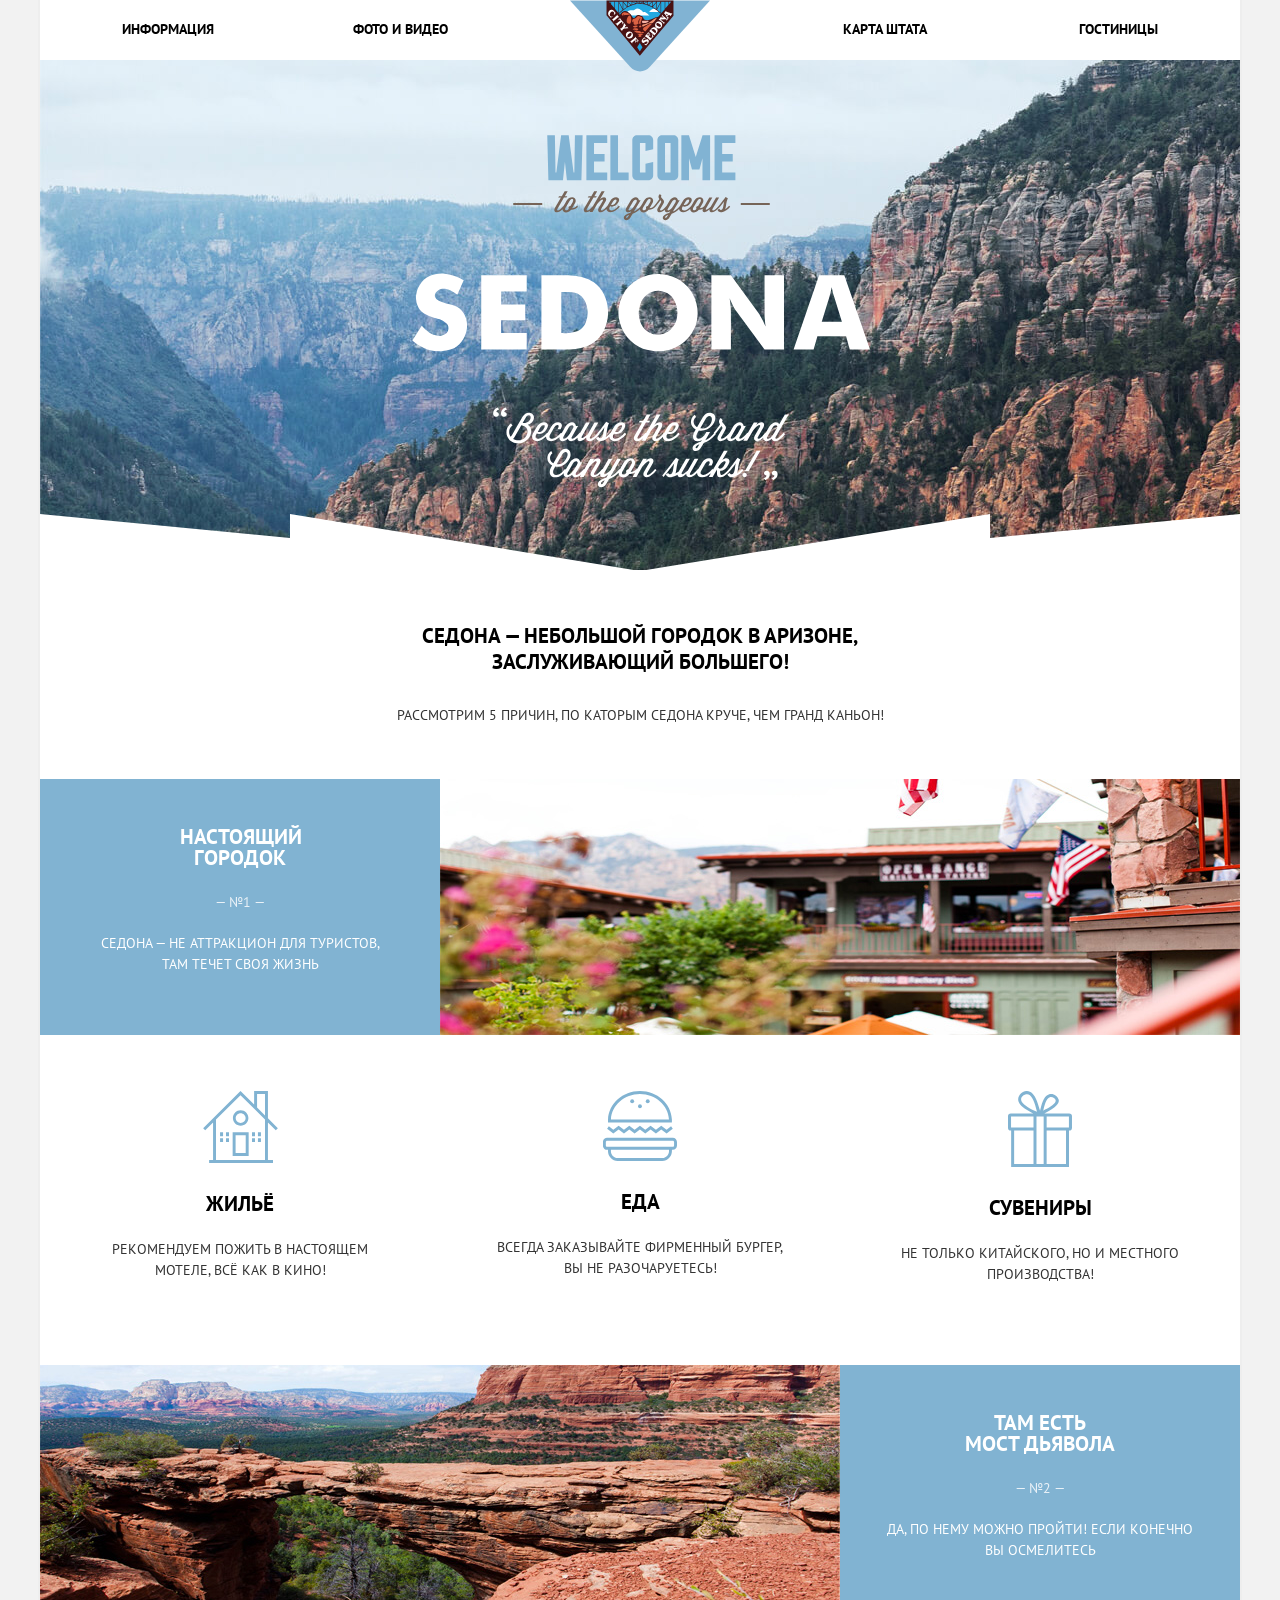
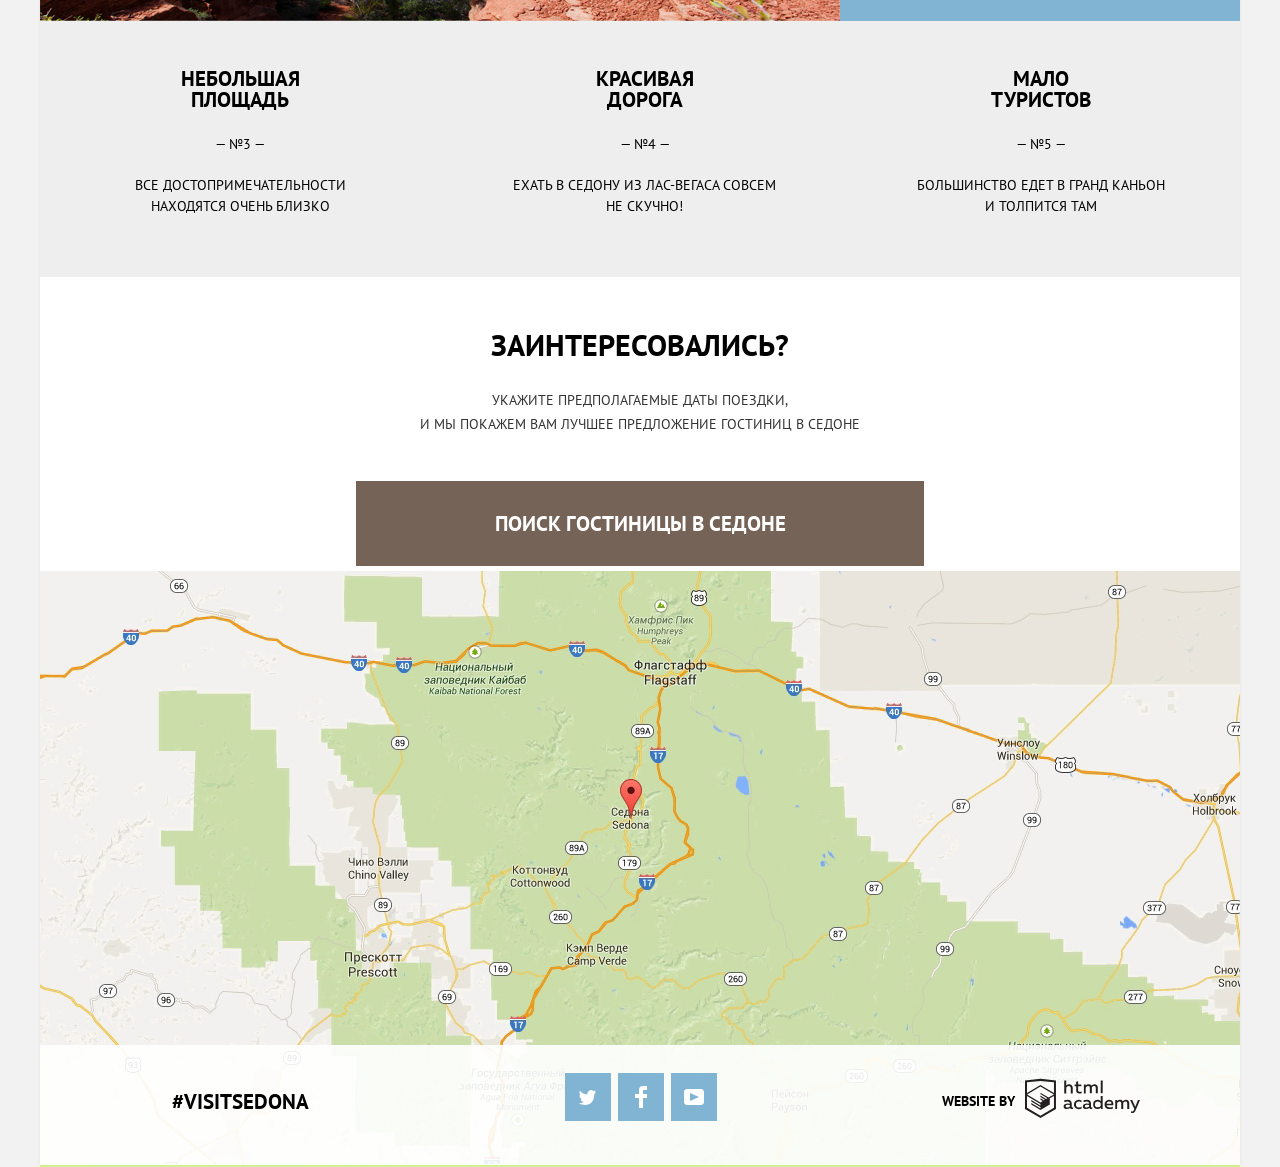
<file: 1022431-sedona-25/index.html>
<!DOCTYPE html>
<html lang="ru">

<head>
  <meta charset="utf-8">
  <title>HTML Academy: Седона</title>
  <link href="https://fonts.googleapis.com/css?family=PT+Sans:400,700&display=swap&subset=cyrillic" rel="stylesheet">
  <link href="css/normalize.css" rel="stylesheet">
  <link href="css/style.min.css" rel="stylesheet">
</head>

<body>
  <div class="wrap">
    <header class="main-header">
      <nav class="main-navigation">
        <a class="main-header-logo" aria-label="логотип Седона">
          <svg class="main-header-logo-svg" viewBox="0 0 138 70" xmlns="http://www.w3.org/2000/svg" width="140" height="72">
            <path d="M138 0H0l59.51 65.68c5.22 5.761 13.76 5.761 18.98 0z" fill="#81b3d3" />
            <path d="M36.687.457l32.148 37.879 32.02-37.65z" fill="#23a9e1" />
            <path d="M61.1 14.719h17.32c-1.29-.8-4.355-4.582-6.043-3.176-.137.115-4.871-5.744-7.982-2.921-2.713 2.466-3.973-.323-7.048 1.63-3.505 2.318 2.026 3.684 3.753 4.467m26.73-3.478l-9.86.054c3.896-4.5 5.647-4.018 9.86-.054" fill="#fff" />
            <path d="M97.622 3.588V1.154h2.08zm-49.245 9.41l.09.083c.024-.024 2.327-2.511 5.983-4.964 3.367-2.259 8.592-4.944 14.383-4.912 5.778.028 11.077 2.722 14.506 4.977 3.665 2.41 6.027 4.84 6.132 4.95l-2.515 2.945c-4.488.616-7.702 3.945-12.077 3.217-2.205-.366-2.271-1.632-2.902-2.893-.484-.969-1.256-.846-2.263-1.24-.937-.366-1.479-1.128-3.351-.688-1.642.385-1.822 2.933-3.865 2.787-1.096-.079-1.175-1.621-2.755-3.596-4.09-4.915-7.892-4.235-10.547.308l19.638 23.33zM40.011 1.153V3.06l-1.604-1.906zm53.876 0h3.227v3.03L93.887 7.96zM89.832 12.61V1.154h3.546v7.404l-3.5 4.098a.966.966 0 0 0-.046-.046m-.508-10.389v9.894a41.051 41.051 0 0 0-3.557-2.986zm-4.165-.358v6.819c-.463-.334-.95-.673-1.465-1.012-.664-.438-1.4-.892-2.194-1.34zm-4.312-.133v4.24a32.83 32.83 0 0 0-3.12-1.474zm.508-.576h3.727l-3.727 4.55zm4.312 0H89.3l-3.634 7.06zm-8.797 0h3.86L77.2 4.282c-.109-.042-.221-.081-.331-.122V1.154zm-.509.417v2.403a25.927 25.927 0 0 0-3.1-.887zm-4.203.042v1.26a21.458 21.458 0 0 0-2.179-.252zm-6.766-.039l2.248 1.042c-.762.043-1.512.13-2.248.253zm-4.12-.003l3.065 1.498c-1.06.229-2.083.528-3.066.875zm3.61 1.2l-3.304-1.617h3.305zm3.566-.342l-2.754-1.275h2.754zm.609-1.275h2.881l-2.881 1.334zm3.759 0h3.24l-3.24 1.584zM60.405 4.265l-3.51-3.11h3.869V4.13l-.359.135m-3.618-2.527l3.093 2.741a31.493 31.493 0 0 0-3.093 1.489zm-4.312.128l3.64 4.48a35.89 35.89 0 0 0-3.64 2.41zm-4.165.358l3.586 6.974a37.772 37.772 0 0 0-3.586 3.151zm3.656 6l-3.634-7.07h3.634zm4.312-2.485l-3.726-4.585h3.726zM43.747 7.497L40.52 3.664v-2.51h3.227zm.508-6.343H47.8v11.16l-3.546-4.212zm24.8-1.153H36v14.582L68.836 54.52l.22-.275L102 15.04V0z" fill="#491213" />
            <path d="M66.227 46.026l2.61-4.22 2.598 4.22-2.598 4.23z" fill="#23a9e1" />
            <path d="M74.218 30.556c-3.433-2.02-2.564-3.523.23-4.925 1.462-.734 4.754-3.38 6.133-2.499l-6.363 7.424m-2.334 2.517c-2.046-.095-4.33-.365-6.262.055 1.207.302 4.151 1.165 1.41 1.894.983 1.407 2.578 1.317 3.624.082-.425-.209-.655-.466-1.007-.686 1.085-.196 2.1-.822 2.235-1.345m1.235-1.574c-.933-.796-1.877-.84-2.746 0-1.165-2.137-5.4-1.421-7.379-1.72 1.065 2.614 9.65 3.102 10.124 1.72m-6.773-2.151c-1.565-.485-6.84-.364-3.388-1.794 1.065-.441 6.593.063 3.388 1.794m1.912-3.03c-.477-1.077.365-2.36 1.74-1.428 1.199.813-.552 2.017-1.74 1.428m-2.836.091c-2.265.679-5.273-.784-1.63-1.52 2.261-.456 4.666.506 1.63 1.52.091-.027-.084.028 0 0m-2.665-6.234c-.545 1.624-1.533 1.927-1.423-.045.126-2.274 1.609-1.729 3.2-2.6 1.324-.726 2.038-3.385 4.31-1.795 1.014.71 2.176.116 2.5 1.19-.016-.054-2.95 6.692-1.318 6.692-3.22 0-1.8-3.845-.568-6.426-1.198.574-3.143 4.341-1.546 4.961-.831 1.095-3.372 2.561-4.696 1.492-1.006-.81-.447-2.158-.459-3.47m-3.963 2.811c-5.596-.046-1.813-8.648.091-8.128 2.19.696 1.944 8.194-.091 8.128m-6.17-8.146c-2.624-.109-1.526-2.567.257-3.121 1.695-.528 5.25 1.114 6.39 2.205-1.808.555-4.146.476-6.134.568-.146-2.026-.62-1.32-.512.348" fill="#dc6243" />
            <path d="M71.774 25.832c-2.908-2.987 4.342-2.712 5.51-3.763.85.284 6.99-5.377 8.485-5.025-1.074 1.26-3.388 5.282-5.047 5.282-1.275 0-2.565-.19-3.552.718-1.444 1.33-3.837 2.006-5.396 2.788" fill="#f49774" />
            <path d="M72.727 22.18c-1.592.856-3.098-2.536-.349-2.206 1.826.22 3.676-.154 5.42.147-1.251 1.487-3.056 2.306-5.071 2.059" fill="#f4b1a4" />
            <path d="M51.113 20.935c.333.401.578.834.523 1.374-.038.375-.607 1.006-.175 1.198l1.455-1.84c-.39-.098-3.482-3.796-3.532-4.201l-2.051 1.126c.106.429.84.003 1.203.03.538.038.926.363 1.268.747-1.12.94-3.85 3.257-4.138 3.305-.146.023-.706-.39-.714-.037-.004.17.553.659.659.786l1.447 1.722c.401-.183-.072-.475.133-.807.15-.243 3.181-2.77 3.922-3.403m-3.423-4.531c.287-.062.405.282.622-.036l-1.59-1.894c-.241-.287-.546-.595-.459.012.058.409-3.969 3.677-4.215 3.778-.31.128-.492-.27-.72.063.475.564.948 1.129 1.424 1.693.16.19.309.397.485.573.22.22.135-.437.145-.38-.06-.333.342-.616.555-.797 1.004-.884 3.505-2.979 3.753-3.012m-5.694-.595c-1.147.34-2.37-.107-2.731-1.326-.353-1.191.398-2.439 1.344-3.117.935-.67 2.33-.63 2.84.544.224.52.102 1.108-.061 1.625-.105.328-.388.649.035.836.56-.711 1.118-1.421 1.676-2.133-.684-.41-.985-1.092-1.493-1.684-.572-.696-1.34-1.35-2.26-1.483-1.864-.264-3.62 1.66-3.762 3.405-.089.946.242 1.849.808 2.597.487.645 1.213 1.054 1.581 1.788.17.062 1.756-.67 2.133-.815-.033-.072-.057-.178-.11-.237-.494.146 0 0 0 0m25.512 23.636c-.747-.499-2.613-3.044-2.969-3.468l-.213-.253c-.007-.01-.185.145-.16.124-.112.094.086.372-.034.56-.515.806-3.738 3.236-3.905 3.352-.36.25-.756-.103-.967.206.467.554 1.805 2.3 1.96 2.325.311.05.096-.53.136-.649.08-.24 1.71-1.588 2.304-2.084.218-.183.447.276.577.468.212.315.307.65.193 1.019-.075.24-.465.597-.162.762.402-.47 1.533-1.788 1.696-1.98.164-.19-.367-.023-.304-.056-.24.124-.466.153-.69-.018-.063-.047-.707-.702-.643-.757.28-.235.623-.625.984-.714.56-.138 1.027.984 1.11 1.382.078.375.067.77-.05 1.136-.08.251-.316.452.012.604l1.383-1.896a.463.463 0 0 1-.258-.063c-.083-.056.09.045 0 0m-9.227-8.921a3.35 3.35 0 0 0-1.977.793c-1.43 1.203-1.616 3.275-.492 4.753 1.292 1.702 3.374 1.895 5.059.694 1.43-1.205 1.612-3.282.5-4.766-.758-1.01-1.932-1.54-3.09-1.474zm1.19 1.386c.949-.108 1.503.799 1.099 1.768-.42.98-1.43 1.989-2.424 2.38-1.18.465-2.011-.537-1.531-1.657.422-.984 1.43-1.983 2.426-2.38.15-.059.294-.095.43-.11zm-2.783-4.63c.308.038.601.356.824.027l-1.447-1.712c-.386.174.03.356-.126.63-.158.277-1.662.507-2.062.578.146-.418.58-1.698.752-1.84.353-.29.573.28.832-.092l-1.78-2.112c-.2-.238-.362-.667-.636-.441.024-.02.003.955-.058 1.125-.056.153-.608 2.361-1.25 2.901-.32.27-1.453 1.256-1.755 1.362-.35.122-.535-.389-.792-.025l1.617 1.92c.082.096.391.56.498.58.339.06.04-.58.074-.706.098-.28 1.623-1.765 2.27-1.856.948-.133 2.077-.455 3.039-.34.22.027-.229-.028 0 0m24.239 6.77c.124.421.194.865.14 1.305-.07.566-.636 1.898-1.411 1.519-.76-.373-1.425-1.122-2.07-1.657.52-.608.978-1.135 1.853-.84.24.08.446-.024.194-.17-.263-.153-2.022-1.276-2.117-1.169-.175.202.343.564.143.957-.148.29-.396.54-.605.79-.467-.394-1.248-.813-.685-1.464.352-.428.811-.76 1.361-.87.368-.075 1.195.252 1.302-.146-.705-.34-1.41-.677-2.115-1.016.115.52-2.173 2.937-2.681 3.548-.074.088-.427.395-.431.517-.006.278.403.062.427.054.315-.116 4.424 3.317 4.526 3.552.065.182-.144.373-.02.475-.006-.006.148.14.165.12.253-.304 2.936-3.88 3.489-4.036a239.664 239.664 0 0 1-1.537-2.372c-.383.168-.013.616.072.903m-4 4.352c-1.348-.87-3.633.83-3.976.994-.675.319-1.162-.353-.812-.975.304-.54.904-.801 1.5-.837.18-.01.875.128.946.017.084-.131.148-.142.028-.224-.557-.375-1.112-.75-1.667-1.126-.115.685-.9 1.121-1.348 1.585-.534.555-.987 1.253-.987 2.05 0 .736.441 1.39 1.089 1.726.737.384 1.505.076 2.158-.331.407-.255.814-.556 1.249-.76.646-.303 1.495-.041 1.267.824-.183.696-.876 1.337-1.56 1.519-.4.106-.825.07-1.216-.059-.28-.091-.645-.476-.799-.072l2.26 1.647c.068-.493.34-.708.706-1.015.477-.419.933-.858 1.294-1.383.753-1.1 1-2.638-.132-3.58m17.617-28.065a.222.222 0 0 0-.088.072l-.79.95-.814.982c-.168.204-.349.296-.025.467.543-.272 3.518 4.768 3.252 5.492-.47.244-4.49-3.283-4.598-3.516-.033-.095.178-.662-.136-.613-.149.023-.484.583-.578.697l-.577.695c.216.315.336-.013.623.028.249.05 1.198.864 1.456 1.08-.47.017-1.743.086-1.905.074-.586.073-.275-.431-.66-.605l-1.478 1.795-.86 1.043c-.035.042-.03.02.031.072.215.177.068.109.37.004.328-.115 4.256 3.2 4.398 3.369.245.292-.1.633.268.793l1.168-1.418c.059-.072.091-.066.013-.13-.277-.228-.309.138-.65.1-.346-.057-2.855-2.186-3.828-2.992l5.322-.197c.195-.007.74.581.695.79-.052.244-.301.361.034.515.311-.374.64-.746.945-1.125l.148-.184a.478.478 0 0 0 .135-.172l.11-.137c.275-.314 1.169-1.303 1.062-1.396-.3-.26-.446.302-.844-.035-.226-.162-.793-1.16-.935-1.402-.172-.292.394-.583.625-.727.504-.313 2.107-.767 2.26.227.025.167-.177.357-.055.457.028.024.133.156.176.105l2.142-2.576c-.063-.053-.135-.147-.21-.176-.474.473-5.466-1.52-5.83-1.795-.166-.066-.192-.673-.372-.611zm-.225 2.553c.764.318 1.526.638 2.287.96-.23.064-.447.166-.648.293h-.002a3.71 3.71 0 0 0-.621.495l-1.016-1.748zm-6.588 7.753c-1.107-.076-2.23.41-3.023 1.317-1.235 1.5-1.112 3.678.393 4.945 1.518 1.25 3.68.932 4.916-.55 1.232-1.496 1.147-3.68-.385-4.934a3.302 3.302 0 0 0-1.9-.778zm-1.449 1.559c.622.038 1.31.414 1.742.703.78.521 2.214 1.687 1.477 2.738.048-.058.083-.097-.05.07a.162.162 0 0 1-.018.018c-.8.84-2.18.063-2.924-.474-.745-.538-2.022-1.668-1.207-2.664.257-.314.607-.414.98-.391zm-3.127 4.28c-1.214-.067-2.403.496-3.299 1.576-.642.771-1.282 1.544-1.922 2.316.228.332.495-.078.827.113.283.163 4.053 3.312 4.115 3.485.106.297-.165.356.094.568.111.093 2.944-3.405 3.203-4.02.448-1.139.091-2.387-.82-3.175.073.06.177.145-.042-.037-.69-.518-1.427-.787-2.156-.827zm-1.053 1.58c.095.003.184.016.266.037 1.422.363 3.384 2.115 2.129 3.628-.156.193-.029.035-.432.422-.198.19-4.179-3.034-4.02-3.209.475-.521 1.396-.904 2.057-.879z" fill="#fff" />
          </svg>
        </a>
        <ul class="site-navigation">
          <li class="navigation-item"><a class="site-navigation-list" href="#">Информация</a></li>
          <li class="navigation-item"><a class="site-navigation-list" href="#">Фото и видео</a></li>
          <li class="navigation-item"><a class="site-navigation-list" href="#">Карта штата</a></li>
          <li class="navigation-item"><a class="site-navigation-list" href="catalog.html">Гостиницы</a></li>
        </ul>
      </nav>
    </header>
    <main class="container">
      <h1 class="visually-hidden">Седона</h1>
      <section class="content-img">
        <div class="welcom-text"></div>
      </section>
      <section class="features">
        <h2 class="features-title" style="width: 500px">Седона &mdash; небольшой городок в Аризоне, заслуживающий большего!</h2>
        <p class="features-subtitle">Рассмотрим 5 причин, по каторым Седона круче, чем Гранд Каньон!</p>
      </section>
      <section class="container-reasons">
        <ol class="reasons">
          <li class="reason-item-1">
            <div class="reason-item-block">
              <h2 class="reason-item-title" style="width: 120px">Настоящий городок</h2>
              <span class="reason-item-number">&mdash; №1 &mdash;</span>
              <p class="reason-item-description" style="width: 285px">Седона &mdash; не аттракцион для туристов, там течет своя жизнь</p>
            </div>
            <img class="img-city" src="img/city-copy.jpg" width="800" height="256" alt="Картинка города">
          </li>
          <li class="reason-item-2">
            <img class="img-rocks" src="img/rocks-copy.jpg" width="800" height="256" alt="Картинка гор">
            <div class="reason-item-block">
              <h2 class="reason-item-title">Там есть<br> мост Дьявола</h2>
              <span class="reason-item-number">&mdash; №2 &mdash;</span>
              <p class="reason-item-description" style="width: 306px">Да, по нему можно пройти! Если конечно Вы осмелитесь</p>
            </div>
          </li>
          <li class="reason-line-item">
            <h2 class="reason-line-title" style="width: 120px">Небольшая площадь</h2>
            <span class="reason-line-number">&mdash; №3 &mdash;</span>
            <p class="reason-line-description" style="width: 220px">Все достопримечательности находятся очень близко</p>
          </li>
          <li class="reason-line-item">
            <h2 class="reason-line-title" style="width: 120px">Красивая дорога</h2>
            <span class="reason-line-number">&mdash; №4 &mdash;</span>
            <p class="reason-line-description" style="width: 273px">Ехать в Седону из Лас-Вегаса совсем не скучно!</p>
          </li>
          <li class="reason-line-item">
            <h2 class="reason-line-title" style="width: 120px">Мало туристов</h2>
            <span class="reason-line-number">&mdash; №5 &mdash;</span>
            <p class="reason-line-description" style="width: 255px">Большинство едет в Гранд Каньон и толпится там</p>
          </li>
          <li class="container-offer">
            <ul class="offer">
              <li class="offer-item">
                <svg xmlns="http://www.w3.org/2000/svg" width="75" height="72" viewBox="0 0 75 72">
                   <g fill="#81B3D2">
                    <path d="M29.656 65.033h16V41.21h-16v23.823zm2.937-20.899h10.125V62.11H32.593V44.134z" />
                    <path d="M72.771 39.253l2.076-2.068-9.908-9.865V0H51.127v13.567L37.5 0 .152 37.185l2.077 2.068 7.832-7.795v37.618H6.124V72h63.875v-2.924H64.94V31.458l7.831 7.795zM62.002 69.076H12.999V28.534L37.5 4.149l24.502 24.385v40.542zm0-44.682l-7.938-7.902V2.924h7.938v21.47z" />
                    <path d="M29.906 27.08c0 4.261 3.47 7.713 7.75 7.713 4.279 0 7.75-3.452 7.75-7.713 0-4.259-3.471-7.713-7.75-7.713-4.281 0-7.75 3.454-7.75 7.713zm7.75-4.945c2.744 0 4.969 2.214 4.969 4.945 0 2.732-2.225 4.948-4.969 4.948-2.746 0-4.97-2.216-4.97-4.948 0-2.731 2.225-4.945 4.97-4.945zM17.061 41.21h3v3.919h-3zM22.999 41.21h3v3.919h-3zM17.061 47.182h3v3.919h-3zM22.999 47.182h3v3.919h-3zM48.998 41.21h3v3.919h-3zM54.936 41.21h3v3.919h-3zM48.998 47.182h3v3.919h-3zM54.936 47.182h3v3.919h-3z" /></g>
                </svg>
                <h2 class="offer-item-title">Жильё</h2>
                <p class="offer-item-description" style="width: 280px">Рекомендуем пожить в настоящем мотеле, всё как в кино!</p>
              </li>
              <li class="offer-item">
                <svg xmlns="http://www.w3.org/2000/svg" width="74" height="70" viewBox="0 0 74 70"> <g fill="#81B3D2"> <path d="M69.854 46.71H4.051c-2.274 0-4.135 1.94-4.135 4.313v3.504c0 2.372 1.861 4.313 4.135 4.313h.93v1.053c0 5.536 4.341 10.065 9.648 10.065h44.646c5.306 0 9.648-4.529 9.648-10.065V58.84h.93c2.274 0 4.135-1.941 4.135-4.313v-3.504c0-2.373-1.86-4.313-4.134-4.313zm-3.848 13.184c0 3.871-3.019 7.021-6.73 7.021H14.629c-3.711 0-6.731-3.15-6.731-7.021v-1.053h58.107v1.053zm5.065-5.367c0 .688-.558 1.271-1.218 1.271H4.051c-.66 0-1.217-.582-1.217-1.271v-3.504c0-.688.558-1.271 1.217-1.271h65.802c.66 0 1.218.582 1.218 1.271v3.504zM15.634 38.406l5.323 4.059 5.326-4.059 5.328 4.059 5.328-4.059 5.328 4.059 5.329-4.059 5.327 4.059 5.33-4.06 5.336 4.059 6.194-4.712-1.72-2.459-4.474 3.403-5.336-4.057-5.33 4.056-5.327-4.057-5.329 4.057-5.328-4.057-5.328 4.057-5.328-4.057-5.325 4.057-5.323-4.057-5.327 4.057-4.467-3.401-1.721 2.457 6.188 4.714zM7.978 31.544H68.855c.041-.619.069-1.241.069-1.87 0-.394-.016-.783-.032-1.173C68.227 12.657 54.186 0 36.952 0 19.719 0 5.677 12.657 5.013 28.501c-.017.39-.032.78-.032 1.173 0 .629.028 1.251.07 1.87h2.927zM36.952 3.043c15.591 0 28.35 11.316 29.021 25.458H7.931c.673-14.142 13.43-25.458 29.021-25.458z" /> <ellipse cx="36.952" cy="15.26" rx="1.945" ry="2.03" /> <ellipse cx="29.172" cy="10.23" rx="1.946" ry="2.03" /> <ellipse cx="44.732" cy="10.23" rx="1.946" ry="2.03" /> </g>
                </svg>
                <h2 class="offer-item-title">Еда</h2>
                <p class="offer-item-description" style="width: 293px">Всегда заказывайте фирменный бургер, вы не разочаруетесь!</p>
              </li>
              <li class="offer-item">
                <svg xmlns="http://www.w3.org/2000/svg" width="64" height="76" viewBox="0 0 64 76">
                  <path fill-rule="evenodd" clip-rule="evenodd" fill="#81B3D2" d="M61.097 22.501H36.312C50.125 15.602 51.229 11.25 50.72 8.816c-1.162-3.963-5.692-7.023-10.002-5.407-5.569 2.089-7.137 10.388-8.644 16.387-1.924-6.07-3.784-13.814-8.136-17.737C22.677.921 20.843-.205 18.175.031c-4.026.356-9.802 5.382-7.458 10.981 2.251 5.378 9.687 8.777 14.578 11.489H2.879A2.882 2.882 0 0 0 0 25.37v11.322a2.882 2.882 0 0 0 2.879 2.869h.274V76h57.841V39.561h.103a2.882 2.882 0 0 0 2.88-2.869V25.37a2.882 2.882 0 0 0-2.88-2.869zM42.413 5.944c2.103-.31 4.982 1.299 5.255 3.209.393 2.756-3.4 5.255-5.086 6.421-2.523 1.744-4.928 2.643-7.287 4.055.884-3.69 2.549-13.011 7.118-13.685zm-22.882 9.968c-2.225-1.485-6.544-4.431-6.44-7.771.112-3.595 5.743-6.57 8.814-3.886 3.856 3.371 5.713 11.105 7.119 16.557-3.249-1.539-6.328-2.788-9.493-4.9zm5.972 57.114H6.136V39.561h19.368v33.465zm0-36.502H3.046V25.538h22.457v10.986zm10.157 0v36.503h-7.174V25.538h7.174v10.986zm22.351 36.502H38.644V39.561h19.367v33.465zm2.92-36.502H38.644V25.538h22.287v10.986z" />
                </svg>
                <h2 class="offer-item-title">Сувениры</h2>
                <p class="offer-item-description" style="width: 280px">Не только китайского, но и местного производства!</p>
              </li>
            </ul>
          </li>
        </ol>
      </section>
      <section class="sentence">
        <h2 class="sentence-title">Заинтересовались?</h2>
        <p class="sentence-best">Укажите предполагаемые даты поездки,<br>
          и мы покажем вам лучшее предложение гостиниц в Седоне</p>
        <div class="appointment">
          <button class="appointment-search-btn">Поиск гостиницы в Седоне</button>
        </div>
        <div class="hide-form visual" >
          <form class="appointment-form" action="#" method="get">
            <div class="container-arrival">
              <label for="arrival-field" class="appointment-item">
                <span class="appointment-item-title">Дата заезда:</span>
              </label>
              <span class="arrival-calendar">
                <input id="arrival-field" class="arrival-date" type="text" name="date-arrival" value="24 апреля 2017" placeholder="24 апреля 2017">
                <button class="open-calendar" type="button">
                  <svg class="calendar-svg-img" xmlns="http://www.w3.org/2000/svg" width="21" height="22" viewBox="0 0 21 22">
                    <path d="M19.251 2.025h-2.845V.648c0-.381-.294-.689-.656-.689-.363 0-.656.308-.656.689v1.377h-3.938V.648c0-.381-.294-.689-.655-.689-.363 0-.657.308-.657.689v1.377H5.906V.648c0-.381-.294-.689-.656-.689-.363 0-.657.308-.657.689v1.377H1.75C.784 2.025 0 2.847 0 3.862v16.302C0 21.179.784 22 1.75 22h17.501c.966 0 1.749-.821 1.749-1.836V3.862c0-1.015-.783-1.837-1.749-1.837zm.437 18.139a.448.448 0 0 1-.437.459H1.75a.45.45 0 0 1-.438-.459V3.862a.45.45 0 0 1 .438-.459h2.844v1.378c0 .381.294.689.657.689.362 0 .656-.308.656-.689V3.403h3.938v1.378c0 .381.294.689.657.689.361 0 .655-.308.655-.689V3.403h3.938v1.378c0 .381.293.689.656.689.362 0 .656-.308.656-.689V3.403h2.845c.241 0 .437.206.437.459v16.302z" />
                    <path d="M4.594 8.225h2.625v2.066H4.594zM4.594 11.668h2.625v2.067H4.594zM4.594 15.112h2.625v2.066H4.594zM9.188 15.112h2.625v2.066H9.188zM9.188 11.668h2.625v2.067H9.188zM9.188 8.225h2.625v2.066H9.188zM13.781 15.112h2.625v2.066h-2.625zM13.781 11.668h2.625v2.067h-2.625zM13.781 8.225h2.625v2.066h-2.625z" />
                    </svg>
                </button>
              </span>
            </div>
            <div class="container-departure">
              <label for="departure-field" class="appointment-item">
                <span class="appointment-item-title">Дата выезда:</span>
              </label>
              <span class="arrival-calendar">
                <input id="departure-field" class="arrival-date" type="text" name="date-departure" value="4 июля 2017" placeholder="4 июля 2017">
                <button class="open-calendar" type="button">
                  <svg class="calendar-svg-img" xmlns="http://www.w3.org/2000/svg" width="21" height="22" viewBox="0 0 21 22">
                    <path d="M19.251 2.025h-2.845V.648c0-.381-.294-.689-.656-.689-.363 0-.656.308-.656.689v1.377h-3.938V.648c0-.381-.294-.689-.655-.689-.363 0-.657.308-.657.689v1.377H5.906V.648c0-.381-.294-.689-.656-.689-.363 0-.657.308-.657.689v1.377H1.75C.784 2.025 0 2.847 0 3.862v16.302C0 21.179.784 22 1.75 22h17.501c.966 0 1.749-.821 1.749-1.836V3.862c0-1.015-.783-1.837-1.749-1.837zm.437 18.139a.448.448 0 0 1-.437.459H1.75a.45.45 0 0 1-.438-.459V3.862a.45.45 0 0 1 .438-.459h2.844v1.378c0 .381.294.689.657.689.362 0 .656-.308.656-.689V3.403h3.938v1.378c0 .381.294.689.657.689.361 0 .655-.308.655-.689V3.403h3.938v1.378c0 .381.293.689.656.689.362 0 .656-.308.656-.689V3.403h2.845c.241 0 .437.206.437.459v16.302z" />
                    <path d="M4.594 8.225h2.625v2.066H4.594zM4.594 11.668h2.625v2.067H4.594zM4.594 15.112h2.625v2.066H4.594zM9.188 15.112h2.625v2.066H9.188zM9.188 11.668h2.625v2.067H9.188zM9.188 8.225h2.625v2.066H9.188zM13.781 15.112h2.625v2.066h-2.625zM13.781 11.668h2.625v2.067h-2.625zM13.781 8.225h2.625v2.066h-2.625z" />
                    </svg>
                </button>
              </span>
            </div>
            <div class="container-adults">
              <label for="adults-field" class="appointment-item-adults">
                <span class="appointment-title-adults">Взрослые:</span>
              </label>
              <span class="number-person-adults">
                <button class="less-number" type="button">&ndash;</button>
                <input id="adults-field" class="number-field" type="text" name="adults" value="2" placeholder="2">
                <button class="more-number" type="button">+</button>
              </span>
            </div>
            <div class="container-children">
              <label for="children-field" class="appointment-item-children">
                <span class="appointment-title-children">Дети:</span>
              </label>
              <span class="number-person-children">
                <button class="less-number" type="button">&ndash;</button>
                <input id="children-field" class="number-field" type="text" name="children" value="0" placeholder="0">
                <button class="more-number" type="button">+</button>
              </span>
            </div>
            <button class="appointment-form-btn" type="submit">Найти</button>
          </form>
        </div>
      </section>
      <section class="map-img iframe">
        <iframe src="https://www.google.com/maps/embed?pb=!1m18!1m12!1m3!1d483811.1908507403!2d-111.76362714253713!3d34.93268264853885!2m3!1f0!2f0!3f0!3m2!1i1024!2i768!4f13.1!3m3!1m2!1s0x872da132f942b00d%3A0x5548c523fa6c8efd!2z0KHQtdC00L7QvdCwLCDQkNGA0LjQt9C-0L3QsCA4NjMzNiwg0KHQqNCQ!5e0!3m2!1sru!2sby!4v1561883862827!5m2!1sru!2sby" allowfullscreen></iframe>
      </section>
    </main>

    <footer class="main-footer">
      <p class="hashtag">#visitsedona</p>
      <div class="footer-social">
        <ul class="footer-social-list">
          <li>
            <a class="social-button twitter" href="#" aria-label="Твиттер">
              <svg xmlns="http://www.w3.org/2000/svg" xmlns:xlink="http://www.w3.org/1999/xlink" width="17" height="15" viewBox="0 0 17 15">
                <path
                  d="M10.95.144c1.685-.496 2.984.27 3.577 1.179.673-.231 1.331-.481 2.011-.708a2.345 2.345 0 0 1-.857 1.768c.685.17 1.304-.491 1.304-.491-.169 1-1.006 1.788-1.563 2.024-.231 6.75-3.175 11.217-10.077 11.082h-.446c-.41 0-4.164-.46-4.898-1.887 2.271.196 3.893-.422 4.693-1.177-.96-.3-2.679-.477-2.979-2.95.349.106.564.228 1.19.119C1.705 8.247.374 7.53.448 5.33c.285.328 1.067.536 1.34.472C1.085 5.561-.182 2.442.894.85c1.818 1.854 3.735 3.606 7.152 3.773C8.254 2.33 9.183.793 10.95.144z" />
                </svg>
            </a>
          </li>
          <li>
            <a class="social-button faceboock" href="#" aria-label="Фейсбук">
              <svg xmlns="http://www.w3.org/2000/svg" width="12" height="22" viewBox="0 0 12 22">
                <path d="M12 4V0H8a4 4 0 0 0-4 4v4H0v4h4v10h4V12h4V8H8V4h4z" /></svg>
            </a>
          </li>
          <li>
            <a class="social-button youtube" href="#" aria-label="Ютуб">
              <svg xmlns="http://www.w3.org/2000/svg" xmlns:xlink="http://www.w3.org/1999/xlink" width="20" height="16" viewBox="0 0 20 16">
                <path d="M17 0H3C1.35 0 0 1.35 0 3v10c0 1.65 1.35 3 3 3h14c1.65 0 3-1.35 3-3V3c0-1.65-1.35-3-3-3zM6.027 11.998V4.002L15.014 8l-8.987 3.998z" /></svg>
            </a>
          </li>
        </ul>
      </div>
      <p class="footer-copyright">
        <b>Website by</b>
        <a href="https://htmlacademy.ru/intensive/htmlcss" class="footer-logo" aria-label="HTML Academy">
          <svg class="footer-logo-svg" id="Layer_1" data-name="Layer 1" xmlns="http://www.w3.org/2000/svg" viewBox="0 0 108.08 36.85" width="115" height="41">
            <path d="M44.61,26.88a2,2,0,0,0,.55-0.1v1.33a3.25,3.25,0,0,1-1.18.21,1.67,1.67,0,0,1-1.67-1,4.84,4.84,0,0,1-3.14,1.08c-1.51,0-2.91-.83-2.91-2.55,0-2.13,2-2.79,3.71-2.79a11.08,11.08,0,0,1,2.17.25v-0.3c0-1-.76-1.77-2.19-1.77a7.42,7.42,0,0,0-3,.64v-1.7a10.21,10.21,0,0,1,3.19-.55c2.36,0,3.81,1.12,3.81,3.65v3a0.54,0.54,0,0,0,.49.59h0.17Zm-6.44-1.13A1.35,1.35,0,0,0,39.63,27h0.11a3.39,3.39,0,0,0,2.41-1V24.58a9.72,9.72,0,0,0-1.81-.21c-1,0-2.16.33-2.16,1.38h0Zm12.36-6.11a5,5,0,0,1,2.57.64V22a4.08,4.08,0,0,0-2.3-.7,2.75,2.75,0,1,0,0,5.49,5,5,0,0,0,2.43-.64v1.71a6.27,6.27,0,0,1-2.76.57A4.21,4.21,0,0,1,46,24.51q0-.21,0-0.41a4.32,4.32,0,0,1,4.18-4.46h0.38Zm12.17,7.24a2,2,0,0,0,.55-0.1v1.33a3.25,3.25,0,0,1-1.18.21,1.67,1.67,0,0,1-1.67-1,4.84,4.84,0,0,1-3.14,1.08c-1.51,0-2.91-.83-2.91-2.55,0-2.13,2-2.79,3.71-2.79a11.08,11.08,0,0,1,2.17.25v-0.3c0-1-.76-1.77-2.19-1.77a7.42,7.42,0,0,0-3,.64v-1.7a10.21,10.21,0,0,1,3.19-.55c2.36,0,3.81,1.12,3.81,3.65v3a0.54,0.54,0,0,0,.49.59h0.17Zm-6.44-1.13A1.35,1.35,0,0,0,57.73,27h0.11a3.39,3.39,0,0,0,2.41-1V24.58a9.72,9.72,0,0,0-1.81-.21c-1.06,0-2.16.33-2.16,1.38h0ZM73,16V28.2H71.35V26.88a3.88,3.88,0,0,1-3.19,1.54,4.4,4.4,0,0,1,0-8.78,3.81,3.81,0,0,1,3,1.3V16H73Zm-4.53,5.22a2.76,2.76,0,1,0,0,5.52A2.86,2.86,0,0,0,71.15,25V23A2.91,2.91,0,0,0,68.49,21.27ZM79,19.64c3.31,0,4.46,2.68,3.92,5.09H76.7c0.21,1.5,1.67,2.11,3.19,2.11a6.11,6.11,0,0,0,2.64-.59v1.6a7.14,7.14,0,0,1-3,.57C77,28.42,74.78,27,74.78,24a4.18,4.18,0,0,1,4-4.39H79Zm0.09,1.54a2.28,2.28,0,0,0-2.44,2.1v0.06H81.3A2,2,0,0,0,79.13,21.18Zm5.73,7V19.87h1.65v1a3.81,3.81,0,0,1,2.78-1.27A2.86,2.86,0,0,1,91.89,21a4.12,4.12,0,0,1,2.91-1.33A3.06,3.06,0,0,1,98,23V28.2h-1.9V23.05a1.59,1.59,0,0,0-1.42-1.75H94.42a2.8,2.8,0,0,0-2.07,1.12V28.2h-1.9V23.05A1.59,1.59,0,0,0,89,21.31H88.8a3,3,0,0,0-2.21,1.29v5.63H84.86Zm21.31-8.33h1.9l-3.91,9.46c-0.9,2.17-2.09,2.86-3.35,2.86a4.76,4.76,0,0,1-1.1-.14V30.46a2.86,2.86,0,0,0,.85.12c0.9,0,1.58-.64,2.07-1.9l0.17-.42-4-8.4h2l2.86,6.29ZM38.73,1.46V6.22a3.81,3.81,0,0,1,2.7-1.14,3.25,3.25,0,0,1,3.44,3.4v5.15H43V8.72a1.81,1.81,0,0,0-1.61-2h-0.3a2.93,2.93,0,0,0-2.32,1.39v5.52h-1.9V1.46h1.9ZM49.94,2.31v3h3V6.91h-3v3.81c0,1.1.5,1.46,1.58,1.46a4.49,4.49,0,0,0,1.69-.33v1.6A6.8,6.8,0,0,1,51,13.8a2.55,2.55,0,0,1-2.86-2.74V6.89H46.58V5.26h1.5V2.74Zm5.4,11.31V5.28H57v1A3.81,3.81,0,0,1,59.77,5a2.86,2.86,0,0,1,2.6,1.33A4.12,4.12,0,0,1,65.28,5,3.06,3.06,0,0,1,68.44,8.4v5.21h-1.9V8.46a1.59,1.59,0,0,0-1.42-1.75H64.89a2.8,2.8,0,0,0-2.07,1.12v5.78h-1.9V8.46A1.59,1.59,0,0,0,59.5,6.71H59.27A3,3,0,0,0,57.06,8v5.63H55.34ZM71.17,1.45H73V13.6H71.17V1.45ZM14.71,0H14.55L0,1.54V28.21l14.55,8.66,14.55-8.66V1.54Zm12.5,27.1L14.55,34.64,1.9,27.12V16.18l12.59,7.5V25L5.86,19.9v1.31l8.68,5.21v1.39L5.87,22.65V24l8.68,5.21,8.75-5.24V18.31L27.2,16V27.12Zm0-12.53-3.48,2-1.6,1L14.51,13v1.31L21,18.23H21l-0.14.09-1,.54-5.37-3.2V17l4.24,2.52-1,.67-3.2-1.9v1.31l2.1,1.24L14.5,22.1,2,14.65,14.51,7.11Zm0-1.32L14.49,5.76,1.91,13.25v-10L14.56,1.92,27.21,3.25v10h0Z" transform="translate(0 -0.02)" /></svg>
        </a>
      </p>
    </footer>
  </div>
  <script src="js/script.min.js"></script>
</body>

</html>
</file>
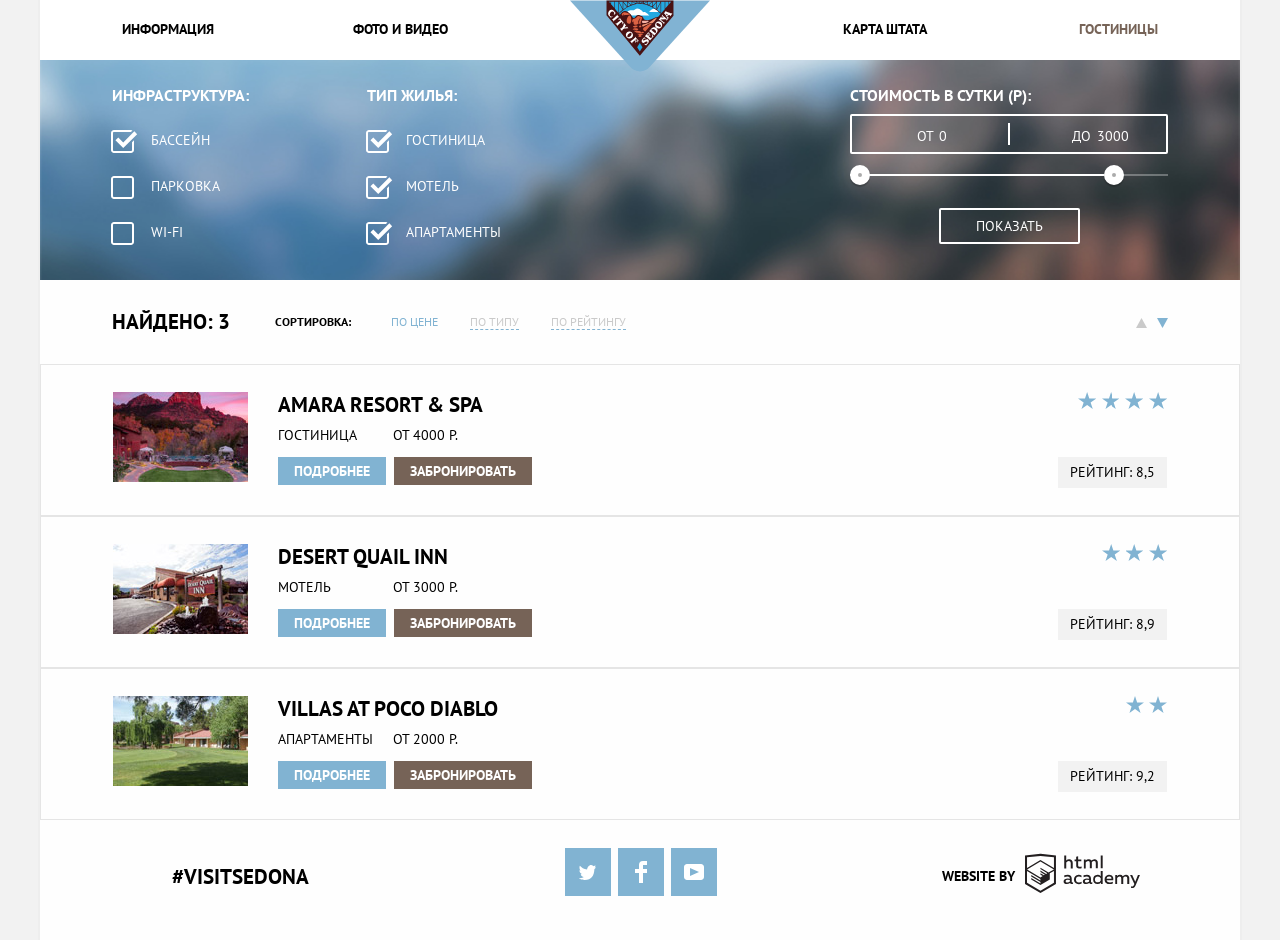
<file: 1022431-sedona-25/catalog.html>
<!DOCTYPE html>
<html lang="ru">

<head>
  <meta charset="utf-8">
  <title>HTML Academy: Седона</title>
  <link href="https://fonts.googleapis.com/css?family=PT+Sans:400,700&display=swap&subset=cyrillic" rel="stylesheet">
  <link href="css/normalize.css" rel="stylesheet">
  <link href="css/style.min.css" rel="stylesheet">
</head>

<body>
  <div class="wrap">
    <header class="main-header">
      <nav class="main-navigation">
        <a href="index.html" class="main-header-logo" aria-label="логотип Седона">
          <svg viewBox="0 0 138 70" xmlns="http://www.w3.org/2000/svg" width="140" height="72">
            <path d="M138 0H0l59.51 65.68c5.22 5.761 13.76 5.761 18.98 0z" fill="#81b3d3" />
            <path d="M36.687.457l32.148 37.879 32.02-37.65z" fill="#23a9e1" />
            <path d="M61.1 14.719h17.32c-1.29-.8-4.355-4.582-6.043-3.176-.137.115-4.871-5.744-7.982-2.921-2.713 2.466-3.973-.323-7.048 1.63-3.505 2.318 2.026 3.684 3.753 4.467m26.73-3.478l-9.86.054c3.896-4.5 5.647-4.018 9.86-.054" fill="#fff" />
            <path d="M97.622 3.588V1.154h2.08zm-49.245 9.41l.09.083c.024-.024 2.327-2.511 5.983-4.964 3.367-2.259 8.592-4.944 14.383-4.912 5.778.028 11.077 2.722 14.506 4.977 3.665 2.41 6.027 4.84 6.132 4.95l-2.515 2.945c-4.488.616-7.702 3.945-12.077 3.217-2.205-.366-2.271-1.632-2.902-2.893-.484-.969-1.256-.846-2.263-1.24-.937-.366-1.479-1.128-3.351-.688-1.642.385-1.822 2.933-3.865 2.787-1.096-.079-1.175-1.621-2.755-3.596-4.09-4.915-7.892-4.235-10.547.308l19.638 23.33zM40.011 1.153V3.06l-1.604-1.906zm53.876 0h3.227v3.03L93.887 7.96zM89.832 12.61V1.154h3.546v7.404l-3.5 4.098a.966.966 0 0 0-.046-.046m-.508-10.389v9.894a41.051 41.051 0 0 0-3.557-2.986zm-4.165-.358v6.819c-.463-.334-.95-.673-1.465-1.012-.664-.438-1.4-.892-2.194-1.34zm-4.312-.133v4.24a32.83 32.83 0 0 0-3.12-1.474zm.508-.576h3.727l-3.727 4.55zm4.312 0H89.3l-3.634 7.06zm-8.797 0h3.86L77.2 4.282c-.109-.042-.221-.081-.331-.122V1.154zm-.509.417v2.403a25.927 25.927 0 0 0-3.1-.887zm-4.203.042v1.26a21.458 21.458 0 0 0-2.179-.252zm-6.766-.039l2.248 1.042c-.762.043-1.512.13-2.248.253zm-4.12-.003l3.065 1.498c-1.06.229-2.083.528-3.066.875zm3.61 1.2l-3.304-1.617h3.305zm3.566-.342l-2.754-1.275h2.754zm.609-1.275h2.881l-2.881 1.334zm3.759 0h3.24l-3.24 1.584zM60.405 4.265l-3.51-3.11h3.869V4.13l-.359.135m-3.618-2.527l3.093 2.741a31.493 31.493 0 0 0-3.093 1.489zm-4.312.128l3.64 4.48a35.89 35.89 0 0 0-3.64 2.41zm-4.165.358l3.586 6.974a37.772 37.772 0 0 0-3.586 3.151zm3.656 6l-3.634-7.07h3.634zm4.312-2.485l-3.726-4.585h3.726zM43.747 7.497L40.52 3.664v-2.51h3.227zm.508-6.343H47.8v11.16l-3.546-4.212zm24.8-1.153H36v14.582L68.836 54.52l.22-.275L102 15.04V0z" fill="#491213" />
            <path d="M66.227 46.026l2.61-4.22 2.598 4.22-2.598 4.23z" fill="#23a9e1" />
            <path d="M74.218 30.556c-3.433-2.02-2.564-3.523.23-4.925 1.462-.734 4.754-3.38 6.133-2.499l-6.363 7.424m-2.334 2.517c-2.046-.095-4.33-.365-6.262.055 1.207.302 4.151 1.165 1.41 1.894.983 1.407 2.578 1.317 3.624.082-.425-.209-.655-.466-1.007-.686 1.085-.196 2.1-.822 2.235-1.345m1.235-1.574c-.933-.796-1.877-.84-2.746 0-1.165-2.137-5.4-1.421-7.379-1.72 1.065 2.614 9.65 3.102 10.124 1.72m-6.773-2.151c-1.565-.485-6.84-.364-3.388-1.794 1.065-.441 6.593.063 3.388 1.794m1.912-3.03c-.477-1.077.365-2.36 1.74-1.428 1.199.813-.552 2.017-1.74 1.428m-2.836.091c-2.265.679-5.273-.784-1.63-1.52 2.261-.456 4.666.506 1.63 1.52.091-.027-.084.028 0 0m-2.665-6.234c-.545 1.624-1.533 1.927-1.423-.045.126-2.274 1.609-1.729 3.2-2.6 1.324-.726 2.038-3.385 4.31-1.795 1.014.71 2.176.116 2.5 1.19-.016-.054-2.95 6.692-1.318 6.692-3.22 0-1.8-3.845-.568-6.426-1.198.574-3.143 4.341-1.546 4.961-.831 1.095-3.372 2.561-4.696 1.492-1.006-.81-.447-2.158-.459-3.47m-3.963 2.811c-5.596-.046-1.813-8.648.091-8.128 2.19.696 1.944 8.194-.091 8.128m-6.17-8.146c-2.624-.109-1.526-2.567.257-3.121 1.695-.528 5.25 1.114 6.39 2.205-1.808.555-4.146.476-6.134.568-.146-2.026-.62-1.32-.512.348" fill="#dc6243" />
            <path d="M71.774 25.832c-2.908-2.987 4.342-2.712 5.51-3.763.85.284 6.99-5.377 8.485-5.025-1.074 1.26-3.388 5.282-5.047 5.282-1.275 0-2.565-.19-3.552.718-1.444 1.33-3.837 2.006-5.396 2.788" fill="#f49774" />
            <path d="M72.727 22.18c-1.592.856-3.098-2.536-.349-2.206 1.826.22 3.676-.154 5.42.147-1.251 1.487-3.056 2.306-5.071 2.059" fill="#f4b1a4" />
            <path d="M51.113 20.935c.333.401.578.834.523 1.374-.038.375-.607 1.006-.175 1.198l1.455-1.84c-.39-.098-3.482-3.796-3.532-4.201l-2.051 1.126c.106.429.84.003 1.203.03.538.038.926.363 1.268.747-1.12.94-3.85 3.257-4.138 3.305-.146.023-.706-.39-.714-.037-.004.17.553.659.659.786l1.447 1.722c.401-.183-.072-.475.133-.807.15-.243 3.181-2.77 3.922-3.403m-3.423-4.531c.287-.062.405.282.622-.036l-1.59-1.894c-.241-.287-.546-.595-.459.012.058.409-3.969 3.677-4.215 3.778-.31.128-.492-.27-.72.063.475.564.948 1.129 1.424 1.693.16.19.309.397.485.573.22.22.135-.437.145-.38-.06-.333.342-.616.555-.797 1.004-.884 3.505-2.979 3.753-3.012m-5.694-.595c-1.147.34-2.37-.107-2.731-1.326-.353-1.191.398-2.439 1.344-3.117.935-.67 2.33-.63 2.84.544.224.52.102 1.108-.061 1.625-.105.328-.388.649.035.836.56-.711 1.118-1.421 1.676-2.133-.684-.41-.985-1.092-1.493-1.684-.572-.696-1.34-1.35-2.26-1.483-1.864-.264-3.62 1.66-3.762 3.405-.089.946.242 1.849.808 2.597.487.645 1.213 1.054 1.581 1.788.17.062 1.756-.67 2.133-.815-.033-.072-.057-.178-.11-.237-.494.146 0 0 0 0m25.512 23.636c-.747-.499-2.613-3.044-2.969-3.468l-.213-.253c-.007-.01-.185.145-.16.124-.112.094.086.372-.034.56-.515.806-3.738 3.236-3.905 3.352-.36.25-.756-.103-.967.206.467.554 1.805 2.3 1.96 2.325.311.05.096-.53.136-.649.08-.24 1.71-1.588 2.304-2.084.218-.183.447.276.577.468.212.315.307.65.193 1.019-.075.24-.465.597-.162.762.402-.47 1.533-1.788 1.696-1.98.164-.19-.367-.023-.304-.056-.24.124-.466.153-.69-.018-.063-.047-.707-.702-.643-.757.28-.235.623-.625.984-.714.56-.138 1.027.984 1.11 1.382.078.375.067.77-.05 1.136-.08.251-.316.452.012.604l1.383-1.896a.463.463 0 0 1-.258-.063c-.083-.056.09.045 0 0m-9.227-8.921a3.35 3.35 0 0 0-1.977.793c-1.43 1.203-1.616 3.275-.492 4.753 1.292 1.702 3.374 1.895 5.059.694 1.43-1.205 1.612-3.282.5-4.766-.758-1.01-1.932-1.54-3.09-1.474zm1.19 1.386c.949-.108 1.503.799 1.099 1.768-.42.98-1.43 1.989-2.424 2.38-1.18.465-2.011-.537-1.531-1.657.422-.984 1.43-1.983 2.426-2.38.15-.059.294-.095.43-.11zm-2.783-4.63c.308.038.601.356.824.027l-1.447-1.712c-.386.174.03.356-.126.63-.158.277-1.662.507-2.062.578.146-.418.58-1.698.752-1.84.353-.29.573.28.832-.092l-1.78-2.112c-.2-.238-.362-.667-.636-.441.024-.02.003.955-.058 1.125-.056.153-.608 2.361-1.25 2.901-.32.27-1.453 1.256-1.755 1.362-.35.122-.535-.389-.792-.025l1.617 1.92c.082.096.391.56.498.58.339.06.04-.58.074-.706.098-.28 1.623-1.765 2.27-1.856.948-.133 2.077-.455 3.039-.34.22.027-.229-.028 0 0m24.239 6.77c.124.421.194.865.14 1.305-.07.566-.636 1.898-1.411 1.519-.76-.373-1.425-1.122-2.07-1.657.52-.608.978-1.135 1.853-.84.24.08.446-.024.194-.17-.263-.153-2.022-1.276-2.117-1.169-.175.202.343.564.143.957-.148.29-.396.54-.605.79-.467-.394-1.248-.813-.685-1.464.352-.428.811-.76 1.361-.87.368-.075 1.195.252 1.302-.146-.705-.34-1.41-.677-2.115-1.016.115.52-2.173 2.937-2.681 3.548-.074.088-.427.395-.431.517-.006.278.403.062.427.054.315-.116 4.424 3.317 4.526 3.552.065.182-.144.373-.02.475-.006-.006.148.14.165.12.253-.304 2.936-3.88 3.489-4.036a239.664 239.664 0 0 1-1.537-2.372c-.383.168-.013.616.072.903m-4 4.352c-1.348-.87-3.633.83-3.976.994-.675.319-1.162-.353-.812-.975.304-.54.904-.801 1.5-.837.18-.01.875.128.946.017.084-.131.148-.142.028-.224-.557-.375-1.112-.75-1.667-1.126-.115.685-.9 1.121-1.348 1.585-.534.555-.987 1.253-.987 2.05 0 .736.441 1.39 1.089 1.726.737.384 1.505.076 2.158-.331.407-.255.814-.556 1.249-.76.646-.303 1.495-.041 1.267.824-.183.696-.876 1.337-1.56 1.519-.4.106-.825.07-1.216-.059-.28-.091-.645-.476-.799-.072l2.26 1.647c.068-.493.34-.708.706-1.015.477-.419.933-.858 1.294-1.383.753-1.1 1-2.638-.132-3.58m17.617-28.065a.222.222 0 0 0-.088.072l-.79.95-.814.982c-.168.204-.349.296-.025.467.543-.272 3.518 4.768 3.252 5.492-.47.244-4.49-3.283-4.598-3.516-.033-.095.178-.662-.136-.613-.149.023-.484.583-.578.697l-.577.695c.216.315.336-.013.623.028.249.05 1.198.864 1.456 1.08-.47.017-1.743.086-1.905.074-.586.073-.275-.431-.66-.605l-1.478 1.795-.86 1.043c-.035.042-.03.02.031.072.215.177.068.109.37.004.328-.115 4.256 3.2 4.398 3.369.245.292-.1.633.268.793l1.168-1.418c.059-.072.091-.066.013-.13-.277-.228-.309.138-.65.1-.346-.057-2.855-2.186-3.828-2.992l5.322-.197c.195-.007.74.581.695.79-.052.244-.301.361.034.515.311-.374.64-.746.945-1.125l.148-.184a.478.478 0 0 0 .135-.172l.11-.137c.275-.314 1.169-1.303 1.062-1.396-.3-.26-.446.302-.844-.035-.226-.162-.793-1.16-.935-1.402-.172-.292.394-.583.625-.727.504-.313 2.107-.767 2.26.227.025.167-.177.357-.055.457.028.024.133.156.176.105l2.142-2.576c-.063-.053-.135-.147-.21-.176-.474.473-5.466-1.52-5.83-1.795-.166-.066-.192-.673-.372-.611zm-.225 2.553c.764.318 1.526.638 2.287.96-.23.064-.447.166-.648.293h-.002a3.71 3.71 0 0 0-.621.495l-1.016-1.748zm-6.588 7.753c-1.107-.076-2.23.41-3.023 1.317-1.235 1.5-1.112 3.678.393 4.945 1.518 1.25 3.68.932 4.916-.55 1.232-1.496 1.147-3.68-.385-4.934a3.302 3.302 0 0 0-1.9-.778zm-1.449 1.559c.622.038 1.31.414 1.742.703.78.521 2.214 1.687 1.477 2.738.048-.058.083-.097-.05.07a.162.162 0 0 1-.018.018c-.8.84-2.18.063-2.924-.474-.745-.538-2.022-1.668-1.207-2.664.257-.314.607-.414.98-.391zm-3.127 4.28c-1.214-.067-2.403.496-3.299 1.576-.642.771-1.282 1.544-1.922 2.316.228.332.495-.078.827.113.283.163 4.053 3.312 4.115 3.485.106.297-.165.356.094.568.111.093 2.944-3.405 3.203-4.02.448-1.139.091-2.387-.82-3.175.073.06.177.145-.042-.037-.69-.518-1.427-.787-2.156-.827zm-1.053 1.58c.095.003.184.016.266.037 1.422.363 3.384 2.115 2.129 3.628-.156.193-.029.035-.432.422-.198.19-4.179-3.034-4.02-3.209.475-.521 1.396-.904 2.057-.879z" fill="#fff" />
          </svg>
        </a>
        <ul class="site-navigation">
          <li class="navigation-item"><a class="site-navigation-list" href="#">Информация</a></li>
          <li class="navigation-item"><a class="site-navigation-list" href="#">Фото и видео</a></li>
          <li class="navigation-item"><a class="site-navigation-list" href="#">Карта штата</a></li>
          <li class="active navigation-item"><a class="site-navigation-list">Гостиницы</a></li>
        </ul>
      </nav>
    </header>
    <main class="container">
      <h1 class="visually-hidden">Каталог жилья</h1>
      <form class="base-choice">
        <div class="infrastructure">
          <h2 class="infrastructure-title">Инфраструктура:</h2>
          <ul class="infrastructure-option">
            <li class="infrastructure-option-item">
              <label class="check-option">
                <input class="check-input visually-hidden" type="checkbox" name="pool" checked>
                <span class="check-box-img"></span>
                Бассейн
              </label>
            </li>
            <li class="infrastructure-option-item">
              <label class="check-option">
                <input class="check-input visually-hidden" type="checkbox" name="parking">
                <span class="check-box-img"></span>
                Парковка
              </label>
            </li>
            <li class="infrastructure-option-item">
              <label class="check-option">
                <input class="check-input visually-hidden" type="checkbox" name="wi-fi">
                <span class="check-box-img"></span>
                Wi-fi
              </label>
            </li>
          </ul>
        </div>
        <div class="housing">
          <h2 class="housing-title">Тип жилья:</h2>
          <ul class="housing-option">
            <li class="housing-option-item">
              <label class="check-option">
                <input class="check-input visually-hidden" type="checkbox" name="hotel" checked>
                <span class="check-box-img"></span>
                Гостиница
              </label>
            </li>
            <li class="housing-option-item">
              <label class="check-option">
                <input class="check-input visually-hidden" type="checkbox" name="motel" checked>
                <span class="check-box-img"></span>
                Мотель
              </label>
            </li>
            <li class="housing-option-item">
              <label class="check-option">
                <input class="check-input visually-hidden" type="checkbox" name="apartment" checked>
                <span class="check-box-img"></span>
                Апартаменты
              </label>
            </li>
          </ul>
        </div>
        <div class="filter-range">
          <div class="filter-range-title">Стоимость в сутки (р):</div>
          <div class="price-controls">
            <label class="min-price">от <input type="text" name="min-price" value="0"></label>
            <label class="max-price">до <input type="text" name="max-price" value="3000"></label>
          </div>
          <div class="range-controls">
            <div class="scale">
              <div class="bar"></div>
            </div>
            <div class="range-toggle range-toggle-min"></div>
            <div class="range-toggle range-toggle-max"></div>
          </div>
          <button class="btn-transparent" type="submit">Показать</button>
        </div>
      </form>
      <section class="filter">
        <span class="found">Найдено: 3</span>
        <h3 class="sorting">Сортировка:</h3>
        <ul class="sorting-choice">
          <li>
            <a class="sorting-choice-price" href="#">По цене</a>
          </li>
          <li>
            <a class="sorting-choice-type" href="#">По типу</a>
          </li>
          <li>
            <a class="sorting-choice-rating" href="#">По рейтингу</a>
          </li>
        </ul>
        <div class="sorting-for-number">
          <a class="sorting-btn-down" href="#" aria-label="Сортировка по убыванию">
            <svg class="img-btn-down" xmlns="http://www.w3.org/2000/svg" width="11" height="10" viewBox="0 0 11 10"> <path d="M5.5 0L0 10h11z" /></svg>
          </a>
          <a class="sorting-btn-up" href="#" aria-label="Сортировка по возрастанию">
            <svg class="img-btn-up" xmlns="http://www.w3.org/2000/svg" width="11" height="10" viewBox="0 0 11 10"> <path d="M5.5 10L0 0h11" /></svg>
          </a>
        </div>
      </section>
      <section class="catalog">
        <ul class="catalog-list">
          <li class="catalog-item">
            <a href="#" class="catalog-item-img">
              <img class="img-catalog" src="img/hotel.jpg" width="135" height="90" alt="Amara Resort & Spa">
            </a>
            <div class="catalog-item-description">
              <h2 class="catalog-item-title">
                <a class="name-hotels" href="#">Amara Resort & Spa</a>
              </h2>
              <p class="catalog-item-price-category">
                <span class="price-category-hotel">Гостиница</span>
                <span class="price-category-sum">От 4000 Р.</span>
              </p>
              <div class="buttons">
                <a href="#" class="button button-detail">Подробнее</a>
                <a href="#" class="button button-reservation">Забронировать</a>
              </div>
            </div>
            <div class="rating">
              <span class="rating-stars-4" aria-label="4 звезды"></span>
              <span class="rating-grades">Рейтинг: 8,5</span>
            </div>
          </li>
          <li class="catalog-item">
            <a href="#" class="catalog-item-img">
              <img class="img-catalog" src="img/motel.jpg" width="135" height="90" alt="Desert Quail Inn">
            </a>
            <div class="catalog-item-description">
              <h2 class="catalog-item-title">
                <a class="name-hotels" href="#">Desert Quail Inn</a>
              </h2>
              <p class="catalog-item-price-category">
                <span class="price-category-hotel">Мотель</span>
                <span class="price-category-sum">От 3000 Р.</span>
              </p>
              <div class="buttons">
                <a href="#" class="button button-detail">Подробнее</a>
                <a href="#" class="button button-reservation">Забронировать</a>
              </div>
            </div>
            <div class="rating">
              <span class="rating-stars-3" aria-label="3 звезды"></span>
              <span class="rating-grades">Рейтинг: 8,9</span>
            </div>
          </li>
          <li class="catalog-item">
            <a href="#" class="catalog-item-img">
              <img class="img-catalog" src="img/apartments.jpg" width="135" height="90" alt="Villas At Poco Diablo">
            </a>
            <div class="catalog-item-description">
              <h2 class="catalog-item-title">
                <a class="name-hotels" href="#">Villas At Poco Diablo</a>
              </h2>
              <p class="catalog-item-price-category">
                <span class="price-category-hotel">Апартаменты</span>
                <span class="price-category-sum">От 2000 Р.</span>
              </p>
              <div class="buttons">
                <a href="#" class="button button-detail">Подробнее</a>
                <a href="#" class="button button-reservation">Забронировать</a>
              </div>
            </div>
            <div class="rating">
              <span class="rating-stars-2" aria-label="2 звезды"></span>
              <span class="rating-grades">Рейтинг: 9,2</span>
            </div>
          </li>
        </ul>
      </section>
    </main>
    <footer class="main-footer">
      <p class="hashtag">#visitsedona</p>
      <div class="footer-social">
        <ul class="footer-social-list">
          <li>
            <a class="social-button" href="#" aria-label="Инстаграм">
              <svg class="social-btn-svg" xmlns="http://www.w3.org/2000/svg" xmlns:xlink="http://www.w3.org/1999/xlink" width="17" height="15" viewBox="0 0 17 15">
                <path d="M10.95.144c1.685-.496 2.984.27 3.577 1.179.673-.231 1.331-.481 2.011-.708a2.345 2.345 0 0 1-.857 1.768c.685.17 1.304-.491 1.304-.491-.169 1-1.006 1.788-1.563 2.024-.231 6.75-3.175 11.217-10.077 11.082h-.446c-.41 0-4.164-.46-4.898-1.887 2.271.196 3.893-.422 4.693-1.177-.96-.3-2.679-.477-2.979-2.95.349.106.564.228 1.19.119C1.705 8.247.374 7.53.448 5.33c.285.328 1.067.536 1.34.472C1.085 5.561-.182 2.442.894.85c1.818 1.854 3.735 3.606 7.152 3.773C8.254 2.33 9.183.793 10.95.144z" />
                </svg>
            </a>
          </li>
          <li>
            <a class="social-button" href="#" aria-label="Фейсбук">
              <svg class="social-btn-svg" xmlns="http://www.w3.org/2000/svg" width="12" height="22" viewBox="0 0 12 22"> <path d="M12 4V0H8a4 4 0 0 0-4 4v4H0v4h4v10h4V12h4V8H8V4h4z" /></svg>
            </a>
          </li>
          <li>
            <a class="social-button" href="#" aria-label="Ютуб">
              <svg class="social-btn-svg" xmlns="http://www.w3.org/2000/svg" xmlns:xlink="http://www.w3.org/1999/xlink" width="20" height="16" viewBox="0 0 20 16"> <path d="M17 0H3C1.35 0 0 1.35 0 3v10c0 1.65 1.35 3 3 3h14c1.65 0 3-1.35 3-3V3c0-1.65-1.35-3-3-3zM6.027 11.998V4.002L15.014 8l-8.987 3.998z" /></svg>
            </a>
          </li>
        </ul>
      </div>
      <p class="footer-copyright">
        <b>Website by</b>
        <a href="https://htmlacademy.ru/intensive/htmlcss" class="footer-logo" aria-label="HTML Academy">
          <svg class="footer-logo-svg" id="Layer_1" data-name="Layer 1" xmlns="http://www.w3.org/2000/svg" viewBox="0 0 108.08 36.85" width="115" height="41">
            <path d="M44.61,26.88a2,2,0,0,0,.55-0.1v1.33a3.25,3.25,0,0,1-1.18.21,1.67,1.67,0,0,1-1.67-1,4.84,4.84,0,0,1-3.14,1.08c-1.51,0-2.91-.83-2.91-2.55,0-2.13,2-2.79,3.71-2.79a11.08,11.08,0,0,1,2.17.25v-0.3c0-1-.76-1.77-2.19-1.77a7.42,7.42,0,0,0-3,.64v-1.7a10.21,10.21,0,0,1,3.19-.55c2.36,0,3.81,1.12,3.81,3.65v3a0.54,0.54,0,0,0,.49.59h0.17Zm-6.44-1.13A1.35,1.35,0,0,0,39.63,27h0.11a3.39,3.39,0,0,0,2.41-1V24.58a9.72,9.72,0,0,0-1.81-.21c-1,0-2.16.33-2.16,1.38h0Zm12.36-6.11a5,5,0,0,1,2.57.64V22a4.08,4.08,0,0,0-2.3-.7,2.75,2.75,0,1,0,0,5.49,5,5,0,0,0,2.43-.64v1.71a6.27,6.27,0,0,1-2.76.57A4.21,4.21,0,0,1,46,24.51q0-.21,0-0.41a4.32,4.32,0,0,1,4.18-4.46h0.38Zm12.17,7.24a2,2,0,0,0,.55-0.1v1.33a3.25,3.25,0,0,1-1.18.21,1.67,1.67,0,0,1-1.67-1,4.84,4.84,0,0,1-3.14,1.08c-1.51,0-2.91-.83-2.91-2.55,0-2.13,2-2.79,3.71-2.79a11.08,11.08,0,0,1,2.17.25v-0.3c0-1-.76-1.77-2.19-1.77a7.42,7.42,0,0,0-3,.64v-1.7a10.21,10.21,0,0,1,3.19-.55c2.36,0,3.81,1.12,3.81,3.65v3a0.54,0.54,0,0,0,.49.59h0.17Zm-6.44-1.13A1.35,1.35,0,0,0,57.73,27h0.11a3.39,3.39,0,0,0,2.41-1V24.58a9.72,9.72,0,0,0-1.81-.21c-1.06,0-2.16.33-2.16,1.38h0ZM73,16V28.2H71.35V26.88a3.88,3.88,0,0,1-3.19,1.54,4.4,4.4,0,0,1,0-8.78,3.81,3.81,0,0,1,3,1.3V16H73Zm-4.53,5.22a2.76,2.76,0,1,0,0,5.52A2.86,2.86,0,0,0,71.15,25V23A2.91,2.91,0,0,0,68.49,21.27ZM79,19.64c3.31,0,4.46,2.68,3.92,5.09H76.7c0.21,1.5,1.67,2.11,3.19,2.11a6.11,6.11,0,0,0,2.64-.59v1.6a7.14,7.14,0,0,1-3,.57C77,28.42,74.78,27,74.78,24a4.18,4.18,0,0,1,4-4.39H79Zm0.09,1.54a2.28,2.28,0,0,0-2.44,2.1v0.06H81.3A2,2,0,0,0,79.13,21.18Zm5.73,7V19.87h1.65v1a3.81,3.81,0,0,1,2.78-1.27A2.86,2.86,0,0,1,91.89,21a4.12,4.12,0,0,1,2.91-1.33A3.06,3.06,0,0,1,98,23V28.2h-1.9V23.05a1.59,1.59,0,0,0-1.42-1.75H94.42a2.8,2.8,0,0,0-2.07,1.12V28.2h-1.9V23.05A1.59,1.59,0,0,0,89,21.31H88.8a3,3,0,0,0-2.21,1.29v5.63H84.86Zm21.31-8.33h1.9l-3.91,9.46c-0.9,2.17-2.09,2.86-3.35,2.86a4.76,4.76,0,0,1-1.1-.14V30.46a2.86,2.86,0,0,0,.85.12c0.9,0,1.58-.64,2.07-1.9l0.17-.42-4-8.4h2l2.86,6.29ZM38.73,1.46V6.22a3.81,3.81,0,0,1,2.7-1.14,3.25,3.25,0,0,1,3.44,3.4v5.15H43V8.72a1.81,1.81,0,0,0-1.61-2h-0.3a2.93,2.93,0,0,0-2.32,1.39v5.52h-1.9V1.46h1.9ZM49.94,2.31v3h3V6.91h-3v3.81c0,1.1.5,1.46,1.58,1.46a4.49,4.49,0,0,0,1.69-.33v1.6A6.8,6.8,0,0,1,51,13.8a2.55,2.55,0,0,1-2.86-2.74V6.89H46.58V5.26h1.5V2.74Zm5.4,11.31V5.28H57v1A3.81,3.81,0,0,1,59.77,5a2.86,2.86,0,0,1,2.6,1.33A4.12,4.12,0,0,1,65.28,5,3.06,3.06,0,0,1,68.44,8.4v5.21h-1.9V8.46a1.59,1.59,0,0,0-1.42-1.75H64.89a2.8,2.8,0,0,0-2.07,1.12v5.78h-1.9V8.46A1.59,1.59,0,0,0,59.5,6.71H59.27A3,3,0,0,0,57.06,8v5.63H55.34ZM71.17,1.45H73V13.6H71.17V1.45ZM14.71,0H14.55L0,1.54V28.21l14.55,8.66,14.55-8.66V1.54Zm12.5,27.1L14.55,34.64,1.9,27.12V16.18l12.59,7.5V25L5.86,19.9v1.31l8.68,5.21v1.39L5.87,22.65V24l8.68,5.21,8.75-5.24V18.31L27.2,16V27.12Zm0-12.53-3.48,2-1.6,1L14.51,13v1.31L21,18.23H21l-0.14.09-1,.54-5.37-3.2V17l4.24,2.52-1,.67-3.2-1.9v1.31l2.1,1.24L14.5,22.1,2,14.65,14.51,7.11Zm0-1.32L14.49,5.76,1.91,13.25v-10L14.56,1.92,27.21,3.25v10h0Z" transform="translate(0 -0.02)" /></svg>
        </a>
      </p>
    </footer>
  </div>
</body>

</html>
</file>
<file: 1022431-sedona-25/css/style.min.css>
body{margin:0 auto;padding:0;font-family:"PT Sans",Arial,sans-serif;font-size:14px;line-height:21px;font-weight:400;color:#000;text-transform:uppercase;background-color:#f2f2f2}svg{fill:currentColor}img{max-width:100%;height:auto}a{text-decoration:none}.wrap{width:1200px;margin:0 auto;-webkit-box-shadow:2px 0 0 0 rgba(219, 219, 219, 0.2), -2px 0 0 0 rgba(219, 219, 219, 0.2);box-shadow:2px 0 0 0 rgba(219, 219, 219, 0.2), -2px 0 0 0 rgba(219,219,219,0.2)}.site-navigation-list{font-weight:700;text-decoration:none;color:#000}.site-navigation,.footer-logo{list-style:none}.site-navigation-list:hover{color:#81b3d2}.site-navigation-list:focus{color:#b2b2b2}.site-navigation-list:active{color:#88786d}.active a{color:#766357}.main-header{width:100%;background-color:#fff;position:relative;min-height:60px;left:50%;-webkit-transform:translate(-50%, 0);-ms-transform:translate(-50%, 0);transform:translate(-50%, 0);padding:0 72px;-webkit-box-sizing:border-box;box-sizing:border-box;z-index:1}.main-navigation{width:100%;display:-webkit-box;display:-ms-flexbox;display:flex;background-color:transparent;-webkit-box-orient:vertical;-webkit-box-direction:normal;-ms-flex-direction:column;flex-direction:column;position:relative}.main-header-logo{position:absolute;display:block;top:0;left:50%;-webkit-transform:translate(-50%,0);-ms-transform:translate(-50%,0);transform:translate(-50%,0);z-index:1;width:140px;height:72px}.site-navigation{list-style:none;display:-webkit-box;display:-ms-flexbox;display:flex;-ms-flex-wrap:wrap;flex-wrap:wrap;-webkit-box-align:center;-ms-flex-align:center;align-items:center;min-height:58px;margin:0;padding:0;-webkit-box-sizing:border-box;box-sizing:border-box}.navigation-item{width:20%;padding:10px}.navigation-item:nth-child(1),.navigation-item:nth-child(2){text-align:left}.navigation-item:nth-child(2){margin-right:auto}.navigation-item:nth-child(3),.navigation-item:nth-child(4){text-align:right}.container{display:-webkit-box;display:-ms-flexbox;display:flex;-webkit-box-orient:vertical;-webkit-box-direction:normal;-ms-flex-direction:column;flex-direction:column;width:100%;background-color:#fefefe}.welcom-text{background-image:url("../img/svg-sedona/intro-welcome.svg");width:459px;height:353px;background-position:top center;background-repeat:no-repeat;position:absolute;left:50%;margin-left:-228px;top:75px}.content-img{background-image:url("../img/canyon.jpg");width:100%;height:510px;background-color:#263439;background-position:50% -50px;background-repeat:no-repeat;background-size:cover;position:relative;display:-webkit-box;display:-ms-flexbox;display:flex;-webkit-box-pack:center;-ms-flex-pack:center;justify-content:center;-webkit-box-align:center;-ms-flex-align:center;align-items:center}.content-img::after{content:" ";background-image:url(../img/svg-sedona/intro-mask.svg);width:100%;height:59px;background-position:50% 100%;background-repeat:no-repeat;background-size:cover;position:absolute;z-index:2;bottom:-3px;left:0}.features-subtitle{margin-bottom:53px;color:#333}.visually-hidden{position:absolute;width:1px;height:1px;margin:-1px;border:0;padding:0;white-space:nowrap;-webkit-clip-path:inset(100%);clip-path:inset(100%);clip:rect(0 0 0 0);overflow:hidden}.features{width:100%;display:-webkit-box;display:-ms-flexbox;display:flex;-webkit-box-orient:vertical;-webkit-box-direction:normal;-ms-flex-direction:column;flex-direction:column;-webkit-box-align:center;-ms-flex-align:center;align-items:center;margin:0;padding:0;text-align:center;background-color:#fff}.features-title{font-size:21px;line-height:26px;font-weight:700;margin-top:53px;margin-bottom:16px}.container-reasons{width:100%;margin:0;padding:0;text-align:center}.reasons{display:-webkit-box;display:-ms-flexbox;display:flex;-ms-flex-wrap:wrap;flex-wrap:wrap;margin:0;padding:0}.reason-item-1,.reason-item-2{width:100%;min-height:255px;display:-webkit-box;display:-ms-flexbox;display:flex}.reason-item-1{-webkit-box-ordinal-group:-1;-ms-flex-order:-2;order:-2}.reason-item-block{width:400px;-webkit-box-sizing:border-box;box-sizing:border-box;padding:47px 48px 60px;background-color:#81b3d2;display:-webkit-box;display:-ms-flexbox;display:flex;-webkit-box-orient:vertical;-webkit-box-direction:normal;-ms-flex-direction:column;flex-direction:column;-webkit-box-align:center;-ms-flex-align:center;align-items:center}.img-city{-webkit-box-flex:1;-ms-flex:1;flex:1}.reason-item-title{margin:0 0 24px 0;color:#fff;font-size:21px;line-height:21px;font-weight:700}.reason-item-number,.reason-item-description{color:#e9f1f7;font-size:14px;line-height:21px;margin-bottom:20px}.reason-item-description{color:#fff;margin:0}.container-offer{padding:0;margin:0;width:100%;min-height:330px;background-color:#fff;list-style:none;-webkit-box-ordinal-group:-1;-ms-flex-order:-2;order:-2}.offer{padding:0;margin:0;display:-webkit-box;display:-ms-flexbox;display:flex;-ms-flex-wrap:wrap;flex-wrap:wrap;-webkit-box-sizing:border-box;box-sizing:border-box;-webkit-box-orient:horizontal;-webkit-box-direction:normal;-ms-flex-direction:row;flex-direction:row}.offer-item{display:-webkit-box;display:-ms-flexbox;display:flex;-webkit-box-orient:vertical;-webkit-box-direction:normal;-ms-flex-direction:column;flex-direction:column;-webkit-box-align:center;-ms-flex-align:center;align-items:center;width:400px;padding:56px 0 80px 0;background-color:#fff}.offer-item-title{margin-top:30px;margin-bottom:25px;font-size:21px;line-height:21px;font-weight:700}.offer-item-description{margin:0;font-size:14px;line-height:21px;color:#333}.img-rocks{-webkit-box-flex:1;-ms-flex:1;flex:1}.reason-line-item{width:400px;display:-webkit-box;display:-ms-flexbox;display:flex;-webkit-box-orient:vertical;-webkit-box-direction:normal;-ms-flex-direction:column;flex-direction:column;padding:47px 68px 60px;-ms-flex-wrap:wrap;flex-wrap:wrap;-webkit-box-sizing:border-box;box-sizing:border-box;-webkit-box-align:center;-ms-flex-align:center;align-items:center;background-color:#eee}.reason-line-item:nth-child(5n){padding:47px 73px 60px}.reason-line-title{margin:0 0 24px;font-size:21px;line-height:21px;font-weight:700}.reason-line-description{margin:20px 0 0}.sentence{width:100%;margin:0 auto;text-align:center;background-color:#fff;position:relative}.sentence-title{font-size:30px;line-height:36px;font-weight:700;margin-top:50px;margin-bottom:25px}.sentence-best{font-size:14px;line-height:24px;color:#333;margin:0;margin-bottom:135px}.appointment{display:-webkit-box;display:-ms-flexbox;display:flex;-ms-flex-wrap:wrap;flex-wrap:wrap;-webkit-box-orient:vertical;-webkit-box-direction:normal;-ms-flex-direction:column;flex-direction:column;-webkit-box-pack:center;-ms-flex-pack:center;justify-content:center;-webkit-box-align:center;-ms-flex-align:center;align-items:center;position:absolute;left:50%;margin-left:-284px;top:204px}.appointment-form{width:568px;background-color:#fff;line-height:26px;text-transform:uppercase;font-weight:700;color:#000;-webkit-box-align:center;-ms-flex-align:center;align-items:center;-webkit-box-sizing:border-box;box-sizing:border-box;display:-webkit-box;display:-ms-flexbox;display:flex;-ms-flex-wrap:wrap;flex-wrap:wrap;padding:56px 56px 55px;text-align:left;z-index:1}.hide-form{width:568px;left:50%;margin-left:-284px;position:absolute;z-index:1;display:block;-webkit-animation-name:stretching;animation-name:stretching;-webkit-animation-duration:1s;animation-duration:1s;animation-direction:reverse}@-webkit-keyframes stretching{0%{-webkit-transform:translateY(0px);transform:translateY(0px)}50%{-webkit-transform:translateY(100px);transform:translateY(100px)}100%{-webkit-transform:translateY(-400px);transform:translateY(-400px)}}@keyframes stretching{0%{-webkit-transform:translateY(0px);transform:translateY(0px)}50%{-webkit-transform:translateY(100px);transform:translateY(100px)}100%{-webkit-transform:translateY(-400px);transform:translateY(-400px)}}.visual{display:none}.container-arrival{width:100%;margin:0 0 30px;display:-webkit-box;display:-ms-flexbox;display:flex;-webkit-box-sizing:border-box;box-sizing:border-box}.appointment-item{display:-webkit-box;display:-ms-flexbox;display:flex;-webkit-box-align:center;-ms-flex-align:center;align-items:center}.appointment-item-title{width:112px}.arrival-date{width:100%;border:0;font-size:14px;background-color:#f2f2f2;padding:6px 40px 6px 13px;-webkit-box-sizing:border-box;box-sizing:border-box;line-height:26px;text-transform:uppercase;font-weight:700;color:#000}.arrival-calendar{-webkit-box-flex:1;-ms-flex-positive:1;flex-grow:1;position:relative}.open-calendar{width:21px;height:22px;position:absolute;right:9px;top:50%;margin-top:-11px;border:0;padding:0}.calendar-svg-img{color:#cacaca}.calendar-svg-img:hover{color:#000}.calendar-svg-img:active{color:#81b3d2}.container-departure{width:100%;margin:0 0 30px;position:relative;display:-webkit-box;display:-ms-flexbox;display:flex}.container-adults{width:50%;margin:0 0 54px;display:-webkit-box;display:-ms-flexbox;display:flex;-webkit-box-sizing:border-box;box-sizing:border-box;-webkit-box-align:center;-ms-flex-align:center;align-items:center}.container-children{width:50%;margin:0 0 54px;display:-webkit-box;display:-ms-flexbox;display:flex;-webkit-box-align:center;-ms-flex-align:center;align-items:center;-webkit-box-pack:end;-ms-flex-pack:end;justify-content:flex-end}.number-person-adults{display:-webkit-box;display:-ms-flexbox;display:flex;margin-left:40px}.number-person-children{margin-left:26px;display:-webkit-box;display:-ms-flexbox;display:flex}.number-field{width:40px;background-color:#f2f2f2;-webkit-box-sizing:border-box;box-sizing:border-box;font-size:14px;line-height:26px;font-weight:700;text-transform:uppercase;text-align:center;border:0}.less-number,.more-number{width:37px;height:40px;font-size:26px;line-height:26px;font-weight:700;border:0;margin:0;padding:4px 10px;color:#a9a9a9;background-color:#f2f2f2;-webkit-box-sizing:border-box;box-sizing:border-box}.number-field:hover{background-color:#ebebeb}.number-field:focus{background-color:#fff;border:2px solid #e5e5e5}.less-number:hover,.more-number:hover{color:#000}.less-number:active,.more-number:active{color:#81b3d2}.arrival-date:hover{background-color:#ebebeb}.arrival-date:focus{background-color:#fff;border:2px solid #e5e5e5}.appointment-search-btn{font-size:21px;line-height:26px;font-weight:700;color:#fff;width:568px;height:85px;background-color:#766357;text-transform:uppercase;border:none;padding:0;-webkit-box-align:center;-ms-flex-align:center;align-items:center}.appointment-search-btn:hover,.appointment-search-btn:focus{background-color:#604e43}.appointment-search-btn:active{background-color:#503e33;color:#857871}.appointment-form-btn{font-size:21px;line-height:26px;font-weight:700;color:#fff;width:100%;padding:16px;background-color:#81b3d2;text-transform:uppercase;border:none}.appointment-form-btn:hover{background-color:#669ec0}.appointment-form-btn:focus{color:#fff;background-color:#669ec0}.appointment-form-btn:active{background-color:#5496bd;color:#88b6d1}.button{font-size:14px;line-height:21px;font-weight:700;color:#fff;padding:5px 16px;background-color:#81b3d2;text-transform:uppercase;border:none;-webkit-box-sizing:border-box;box-sizing:border-box}.button-reservation{padding:5px 16px;background-color:#766357;margin-left:4px}.button-detail:hover{background-color:#669ec0}.button-detail:focus{color:#88b6d1;background-color:#669ec0}.button-detail:active{background-color:#5496bd;color:#88b6d1}.button-reservation:hover{background-color:#604e43;color:#fff}.button-reservation:focus{color:#857871;background-color:#604e43}.button-reservation:active{color:#857871;background-color:#503e33}.map-img{background-image:url("../img/map.jpg");background-repeat:no-repeat;width:100%;height:596px;margin-bottom:-122px;background-color:#d1f093}.map-img iframe{width:1200px;height:470px;border:0}.base-choice{margin:0;background-image:url("../img/filter-background.jpg");width:100%;min-height:220px;background-color:#555d65;background-position:top center;background-repeat:no-repeat;background-size:cover;display:-webkit-box;display:-ms-flexbox;display:flex;padding:25px 72px;-webkit-box-orient:horizontal;-webkit-box-direction:normal;-ms-flex-direction:row;flex-direction:row;list-style:none;-webkit-box-sizing:border-box;box-sizing:border-box}.infrastructure{width:240px;display:-webkit-box;display:-ms-flexbox;display:flex;-webkit-box-orient:vertical;-webkit-box-direction:normal;-ms-flex-direction:column;flex-direction:column}.check-option{padding-left:39px}.check-box-img{position:absolute;margin-left:-40px;width:27px;height:23px;background-repeat:no-repeat;background-image:url(../img/svg-sedona/checkbox-off.svg)}.check-input:checked+.check-box-img{background-image:url(../img/svg-sedona/checkbox-on.svg)}.check-input:focus+.check-box-img{outline:rgb(59, 153, 252) auto 5px}.check-input:disabled+.check-box-img{background-image:url([data-uri])}.check-input:checked:disabled+.check-box-img{background-image:url([data-uri])}.infrastructure-title,.housing-title{font-size:16px;line-height:21px;font-weight:700;color:#fff;margin:0;padding:0;margin-bottom:24px}.infrastructure-option{padding:0;margin:0}.infrastructure-option-item,.housing-option-item{font-size:14px;line-height:21px;color:#fff;list-style:none;margin-bottom:25px}.infrastructure-option-item:last-child,.housing-option-item:last-child{margin-bottom:0}.housing{width:483px;display:-webkit-box;display:-ms-flexbox;display:flex;-webkit-box-orient:vertical;-webkit-box-direction:normal;-ms-flex-direction:column;flex-direction:column;-ms-flex-line-pack:distribute;align-content:space-around;padding-left:15px}.housing-option{padding:0;margin:0}.filter-range{-webkit-box-flex:1;-ms-flex:1;flex:1;color:#fff;text-transform:uppercase}.filter-range-title{margin-bottom:8px;font-weight:600;font-size:16px;line-height:21px}.price-controls{position:relative;height:36px;margin-bottom:20px;font-size:0;border:2px solid #fff;border-radius:2px}.price-controls::after{content:"";position:absolute;top:50%;left:50%;width:2px;height:22px;background:#fff;-webkit-transform:translate(-50%, -50%);-ms-transform:translate(-50%, -50%);transform:translate(-50%, -50%)}.price-controls label{display:inline-block;font-size:14px;line-height:38px;vertical-align:top;cursor:pointer}.price-controls .min-price, .price-controls .max-price{width:90px;padding-left:65px}.price-controls input{width:50px;margin:0;color:inherit;font:inherit;background:none;border:none;padding-bottom:50px}.range-controls{position:relative;margin-bottom:32px}.range-controls .scale{height:2px;background:rgba(255, 255, 255, 0.3)}.range-controls .bar{width:80%;height:2px;background:#fff}.range-toggle{position:absolute;top:-9px;width:4px;height:4px;background:#ababab;border:8px solid #fff;border-radius:50%;-webkit-box-shadow:0 2px 1px 0 rgba(0, 1, 1, 0.2);box-shadow:0 2px 1px 0 rgba(0,1,1,0.2);cursor:pointer}.range-toggle:hover{background:#1c4f80}.range-toggle-min{left:0}.range-toggle-max{left:80%}.btn-transparent{display:block;margin:0 auto;padding:6px 35px;font-size:14px;line-height:20px;color:#fff;text-transform:uppercase;background:transparent;border:2px solid #fff;border-radius:2px;cursor:pointer}.btn-transparent:hover{color:#000;background:#fff}.filter{display:-webkit-box;display:-ms-flexbox;display:flex;padding:29px 72px;-webkit-box-sizing:border-box;box-sizing:border-box}.found{margin:0;padding:0;width:134px;font-size:21px;line-height:26px;font-weight:700}.sorting{margin:0;padding:0;width:105px;font-size:12px;line-height:18px;display:-webkit-box;display:-ms-flexbox;display:flex;-webkit-box-align:center;-ms-flex-align:center;align-items:center;-webkit-box-pack:end;-ms-flex-pack:end;justify-content:flex-end}.sorting-choice{width:703px;font-size:12px;line-height:18px;display:-webkit-box;display:-ms-flexbox;display:flex;-webkit-box-orient:horizontal;-webkit-box-direction:normal;-ms-flex-direction:row;flex-direction:row;-webkit-box-align:center;-ms-flex-align:center;align-items:center;list-style:none;padding:0;margin:0}.sorting-choice-type,.sorting-choice-rating{color:#cacaca;border-bottom:1px dashed #81b3d2}.sorting-choice-price{color:#81b3d2;margin-left:40px;text-decoration:none}.sorting-choice-type,.sorting-choice-rating{margin-left:32px}.sorting-choice-price:hover,.sorting-choice-type:hover,.sorting-choice-rating:hover{color:#81b3d2}.sorting-choice-price:active,.sorting-choice-type:active,.sorting-choice-rating:active{color:#000;border:0}.sorting-for-number{-webkit-box-flex:1;-ms-flex:1;flex:1;display:-webkit-box;display:-ms-flexbox;display:flex;-webkit-box-pack:end;-ms-flex-pack:end;justify-content:flex-end;padding-top:4px}.sorting-btn-up{margin-left:10px;color:#81b3d2}.img-btn-down{color:#cacaca}.img-btn-up{color:#81b3d2}.img-btn-down:hover,.img-btn-up:hover{color:#231f20}.img-btn-down:active,.img-btn-up:active{color:#81b3d2}.catalog-list{padding:0;margin:0}.catalog-item{display:-webkit-box;display:-ms-flexbox;display:flex;padding:27px 72px;margin:0;border:1px solid #e5e5e5;text-decoration:none;-webkit-box-sizing:border-box;box-sizing:border-box}.catalog-item-img{width:135px}.catalog-item-title{font-size:21px;line-height:26px;font-weight:700;margin:0;margin-bottom:7px}.name-hotels{font-size:21px;line-height:26px;color:#000;text-decoration:none}.name-hotels:focus{color:#81b3d2}.name-hotels:active{color:#b2b2b2}.catalog-item-price-category{margin:0;margin-bottom:15px;display:-webkit-box;display:-ms-flexbox;display:flex}.price-category-hotel{width:115px}.catalog-item-description{width:780px;display:-webkit-box;display:-ms-flexbox;display:flex;-webkit-box-orient:vertical;-webkit-box-direction:normal;-ms-flex-direction:column;flex-direction:column;padding-left:30px}.rating{-webkit-box-flex:1;-ms-flex:1;flex:1;display:-webkit-box;display:-ms-flexbox;display:flex;-webkit-box-orient:vertical;-webkit-box-direction:normal;-ms-flex-direction:column;flex-direction:column;-webkit-box-pack:justify;-ms-flex-pack:justify;justify-content:space-between;-webkit-box-align:end;-ms-flex-align:end;align-items:flex-end}.rating-stars-4{width:89px;height:18px;background-image:url(../img/svg-sedona/star.svg);background-repeat:space}.rating-stars-3{width:65px;height:18px;background-image:url(../img/svg-sedona/star.svg);background-repeat:space}.rating-stars-2{width:41px;height:18px;background-image:url(../img/svg-sedona/star.svg);background-repeat:space}.rating-grades{width:100%;background-color:#f2f2f2;text-align:center;padding:5px 0}.main-footer{background-color:rgba(255, 255, 255, 0.9);width:100%;height:120px;display:-webkit-box;display:-ms-flexbox;display:flex;padding:28px 100px 35px 132px;-webkit-box-sizing:border-box;box-sizing:border-box;position:relative}.hashtag{display:-webkit-box;display:-ms-flexbox;display:flex;-webkit-box-orient:vertical;-webkit-box-direction:normal;-ms-flex-direction:column;flex-direction:column;-webkit-box-pack:center;-ms-flex-pack:center;justify-content:center;-webkit-box-align:center;-ms-flex-align:center;align-items:center;width:136px;margin:0;font-size:21px;line-height:26px;font-weight:700;color:#000}.footer-social{display:-webkit-box;display:-ms-flexbox;display:flex;-webkit-box-flex:1;-ms-flex:1;flex:1;-webkit-box-pack:center;-ms-flex-pack:center;justify-content:center}.footer-social-list{padding:0;margin:0;display:-webkit-box;display:-ms-flexbox;display:flex;margin-left:30px;list-style:none}.social-button{display:-webkit-box;display:-ms-flexbox;display:flex;width:46px;height:48px;-webkit-box-pack:center;-ms-flex-pack:center;justify-content:center;-webkit-box-align:center;-ms-flex-align:center;align-items:center;-webkit-box-sizing:border-box;box-sizing:border-box;margin-right:3px;margin-left:4px;background-color:#81b3d2;color:#fff}.social-button:hover,.social-button:focus{background-color:#669ec0}.social-button:active{background-color:#5496bd;color:#88b6d1}.footer-copyright{display:-webkit-box;display:-ms-flexbox;display:flex;width:198px;-webkit-box-pack:justify;-ms-flex-pack:justify;justify-content:space-between;-webkit-box-align:center;-ms-flex-align:center;align-items:center;margin:0}.footer-logo{color:#231f20}.footer-logo:hover{color:#81b3d2}.footer-logo:active{color:#bdbbbc}
</file>
